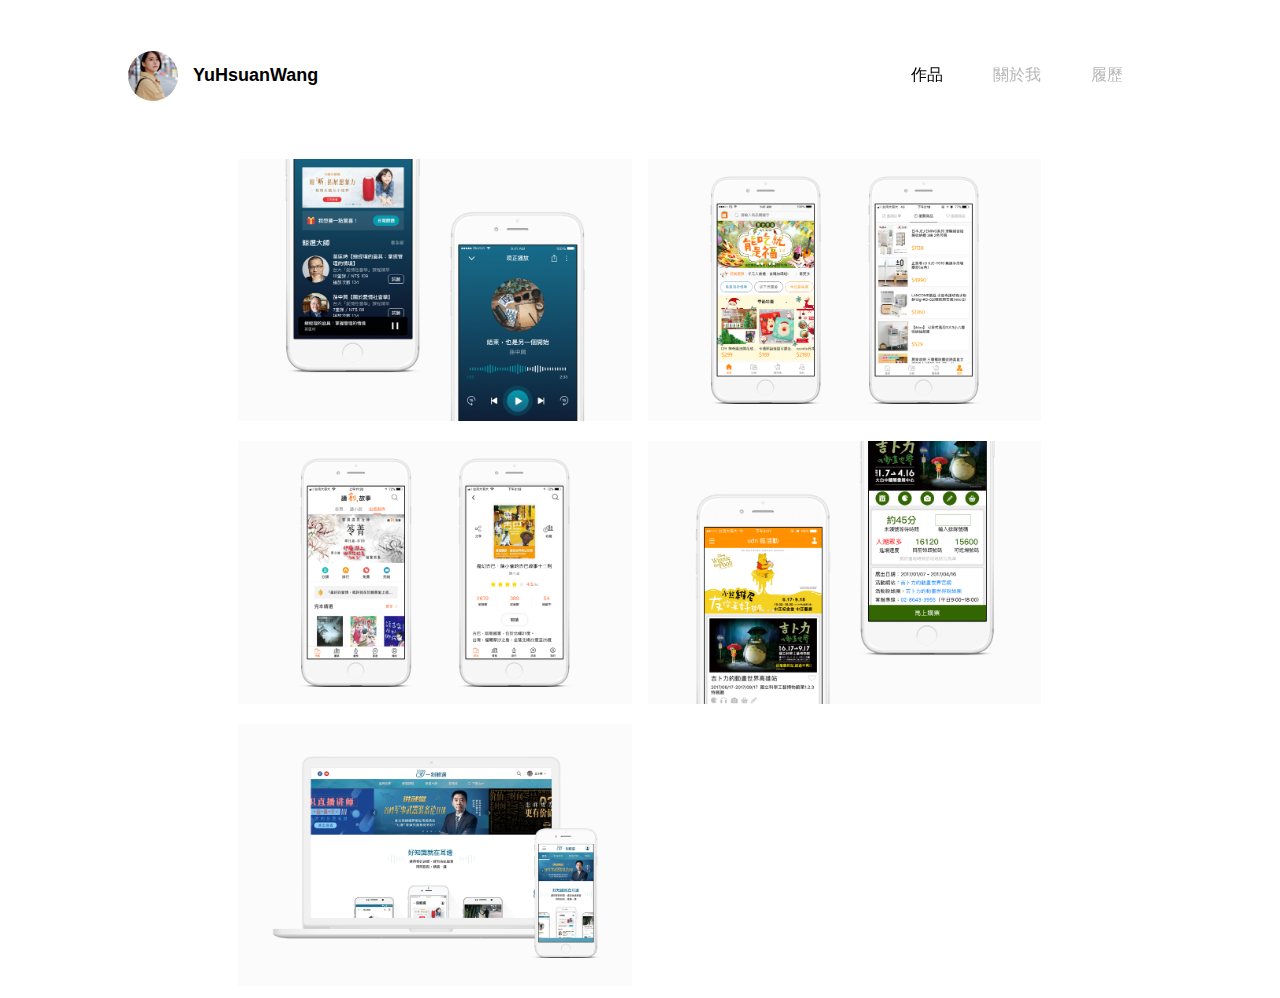
<file: index.html>
<!DOCTYPE html>
<html lang="zh-Hant">
<head>
	<meta charset="utf-8">
	<meta content="telephone=no" name="format-detection">
	<meta content="width=device-width, initial-scale=1,user-scalable=no,maximum-scale=1" name="viewport">
	<title>YuHsuanWang</title>
	<link href="css/style.css" rel="stylesheet">
</head>
<body>
	<div class="sidenav" id="mySidenav">
		<a class="closebtn" href="javascript:void(0)" onclick="closeNav()">&times;</a> 
		<a href="index.html" style="color:black">作品</a> 
		<a href="about.html">關於我</a> 
		<!--<a href="#">履歷</a>-->
	</div>
	<div id="menu">
		<span onclick="openNav()" style="font-size:30px;cursor:pointer">&#9776;</span>
	</div>
	<header>
		<div class="name">
			<a href="index.html"><img alt="" src="img/avatar.jpg" width="100%">YuHsuanWang</a>
		</div>
		<div class="nav">
			<div class="nav1"><a href="index.html" style="color:black">作品</a></div>
			<div class="nav2"><a href="about.html">關於我</a></div>
			<div class="nav3"><a href="#">履歷</a></div>
		</div>
	</header>

	<div id="contain">
		<div class="row">
			<div class="box">
				<img alt="" src="img/index/app_whale.png" width="100%"> 
				<a href="jin.html">
				<div class="on">
					<h1>一刻鯨選 App</h1>
					<p>好知識就在耳邊</p>
				</div>
				</a>
			</div>
			<div class="box">
				<img alt="" src="img/index/app_shopping.png" width="100%"> 
				<a href="shopping.html">
				<div class="on">
					<h1>udn買東西 App</h1>
					<p>最懂你的購物網站</p>
				</div>
				</a>
			</div>
			<div class="box">
				<img alt="" src="img/index/app_story.png" width="100%"> 
				<a href="story.html">
				<div class="on">
					<h1>讀創故事 App</h1>
					<p>自由創作 自在閱讀</p>
				</div>
				</a>
			</div>
			<div class="box">
				<img alt="" src="img/index/app_uevent.png" width="100%"> 
				<a href="uevent.html">
				<div class="on">
					<h1>udn瘋活動 App</h1>
					<p>展覽資訊 展場互動</p>
				</div>
				</a>
			</div>
			<div class="box">
				<img alt="" src="img/index/web_jin.png" width="100%"> 
				<a href="jin_web.html">
				<div class="on">
					<h1>一刻鯨選 官方網站</h1>
					<p>好知識就在耳邊</p>
				</div>
				</a>
			</div>
			<!--<div class="box">
				<img alt="" src="img/index/web_active.png" width="100%"> 
				<a href="#"></a>
			</div>-->
		</div>
	</div>

	<!--drawer-->
	<script>
	   function openNav() {
	       document.getElementById("mySidenav").style.width = "250px";
	   }
	       
	   function closeNav() {
	       document.getElementById("mySidenav").style.width = "0";
	   }
	</script>
</body>
</html>
</file>
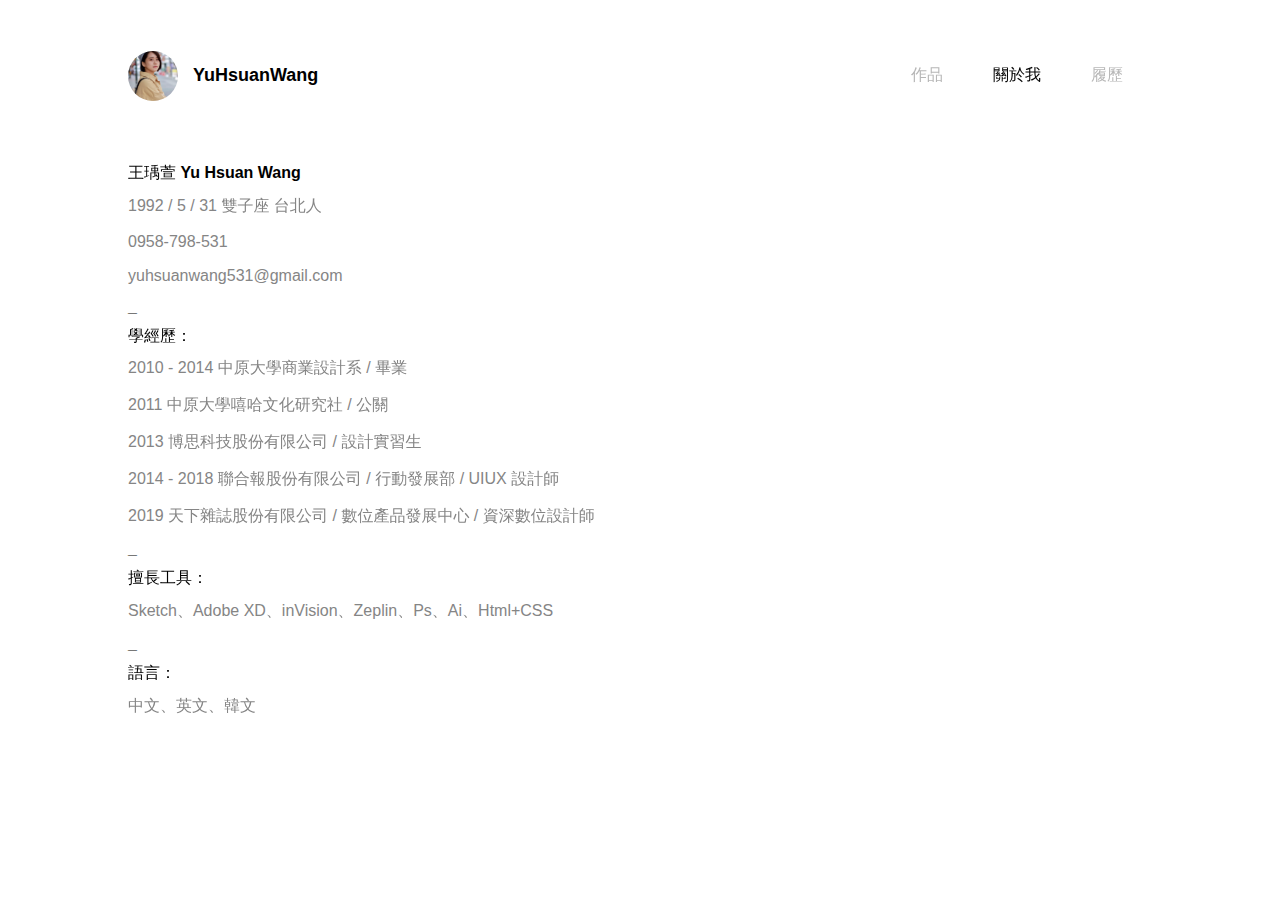
<file: about.html>
<!DOCTYPE html>
<html lang="zh-Hant">
<head>
	<meta charset="utf-8">
	<meta content="telephone=no" name="format-detection">
	<meta content="width=device-width, initial-scale=1,user-scalable=no,maximum-scale=1" name="viewport">
	<title>Hsuan</title>
	<link href="css/style.css" rel="stylesheet">
</head>
<body>
	<div class="sidenav" id="mySidenav">
		<a class="closebtn" href="javascript:void(0)" onclick="closeNav()">&times;</a> 
		<a href="index.html">作品</a> 
		<a href="about.html" style="color:black">關於我</a> 
		<a href="#">履歷</a>
	</div>
	<div id="menu">
		<span onclick="openNav()" style="font-size:30px;cursor:pointer">&#9776;</span>
	</div>
	<header>
		<div class="name">
			<a href="index.html"><img alt="" src="img/avatar.jpg" width="100%">YuHsuanWang</a>
		</div>
		<div class="nav">
			<div class="nav1"><a href="index.html">作品</a></div>
			<div class="nav2"><a href="about.html" style="color:black">關於我</a></div>
			<div class="nav3"><a href="#">履歷</a></div>
		</div>
	</header>

  	<div id="contain">
  		<h3>王瑀萱 Yu Hsuan Wang</h3>
  		<p>1992 / 5 / 31 雙子座 台北人</p>
		<p>0958-798-531</p>
		<p>yuhsuanwang531@gmail.com</p>
		<h3>_</h3>
		<h3>學經歷：</h3>
		<p>2010 - 2014 中原大學商業設計系 / 畢業</p>
		<p>2011 中原大學嘻哈文化研究社 / 公關</p>
		<p>2013 博思科技股份有限公司 / 設計實習生</p>
		<p>2014 - 2018 聯合報股份有限公司 / 行動發展部 / UIUX 設計師</p>
		<p>2019 天下雜誌股份有限公司 / 數位產品發展中心 / 資深數位設計師</p>
		<h3>_</h3>
		<h3>擅長工具：</h3>
		<p>Sketch、Adobe XD、inVision、Zeplin、Ps、Ai、Html+CSS</p>
		<h3>_</h3>
		<h3>語言：</h3>
		<p>中文、英文、韓文</p>
		<br>
		<br>
		<br>
  	</div>

<!--drawer-->
<script>
	function openNav() {
		document.getElementById("mySidenav").style.width = "300px";
	}
		
	function closeNav() {
		document.getElementById("mySidenav").style.width = "0";
	}
</script>

</body>
</html>
</file>
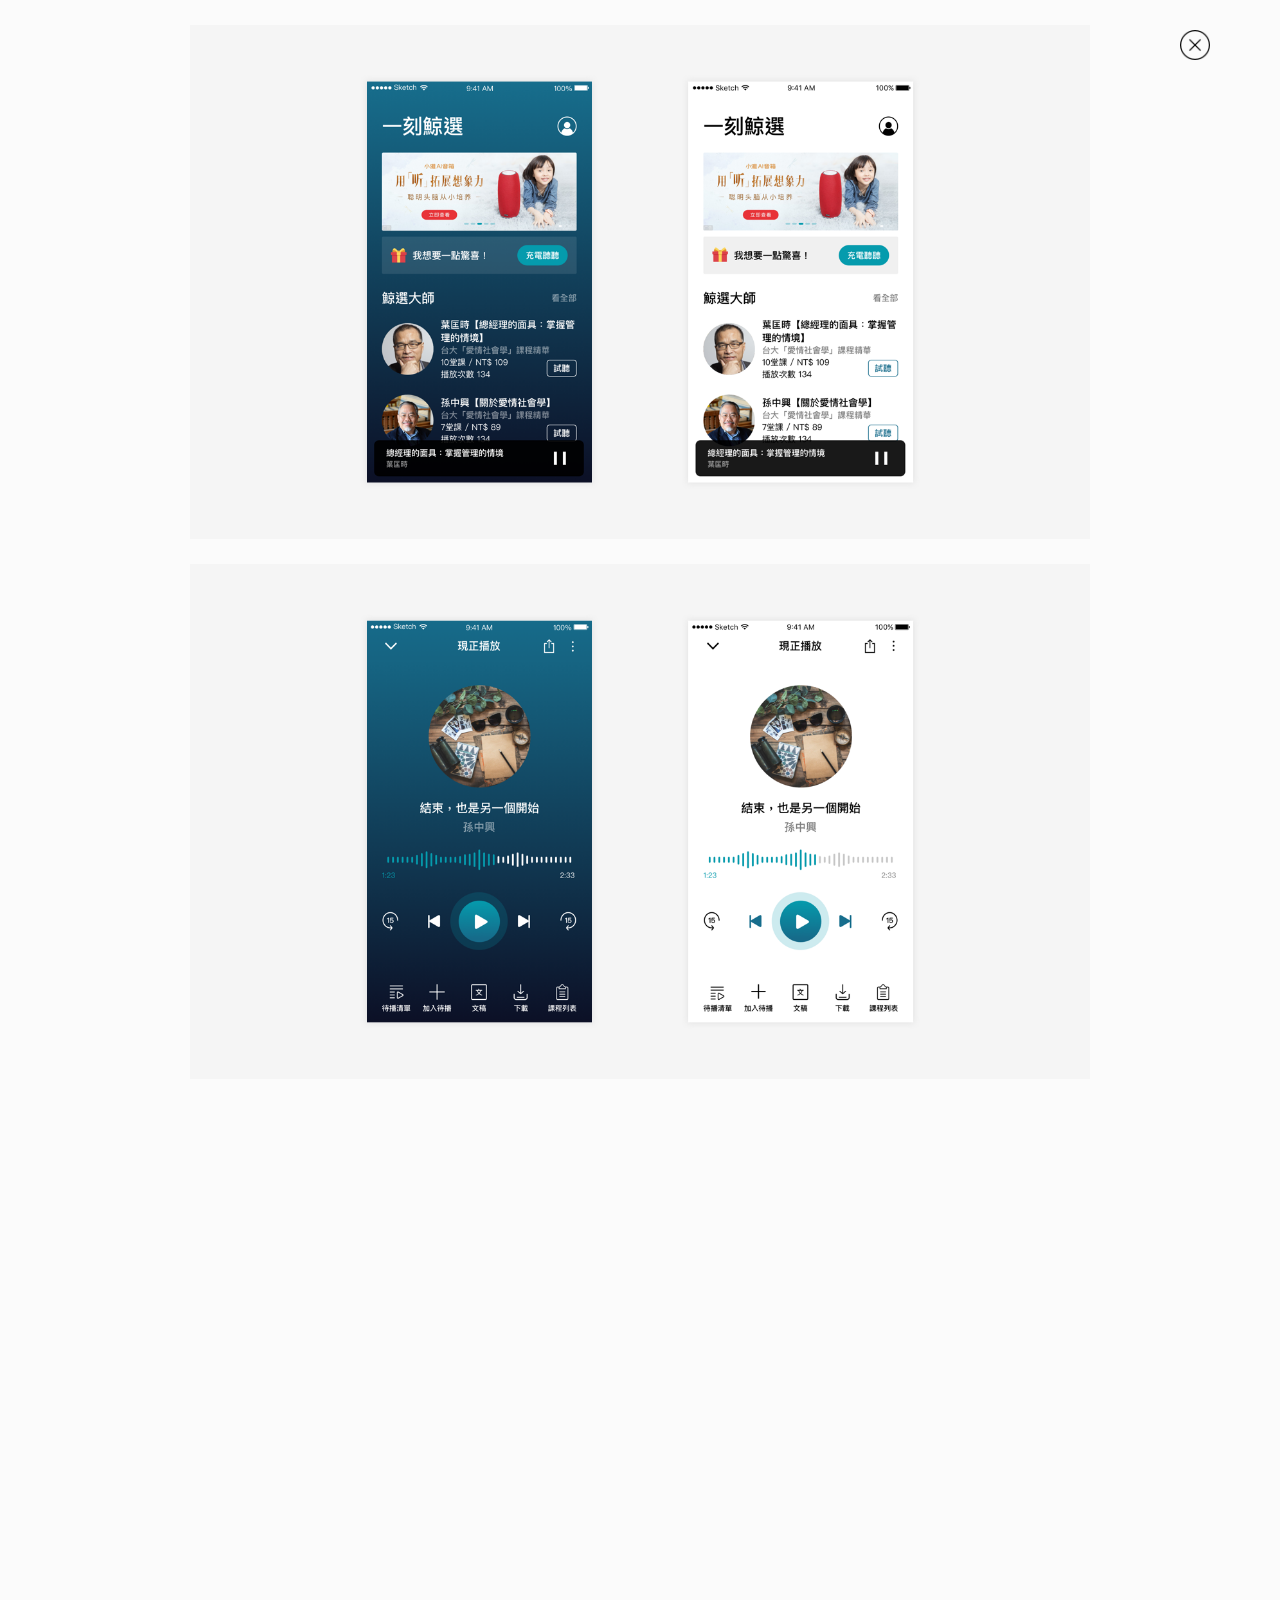
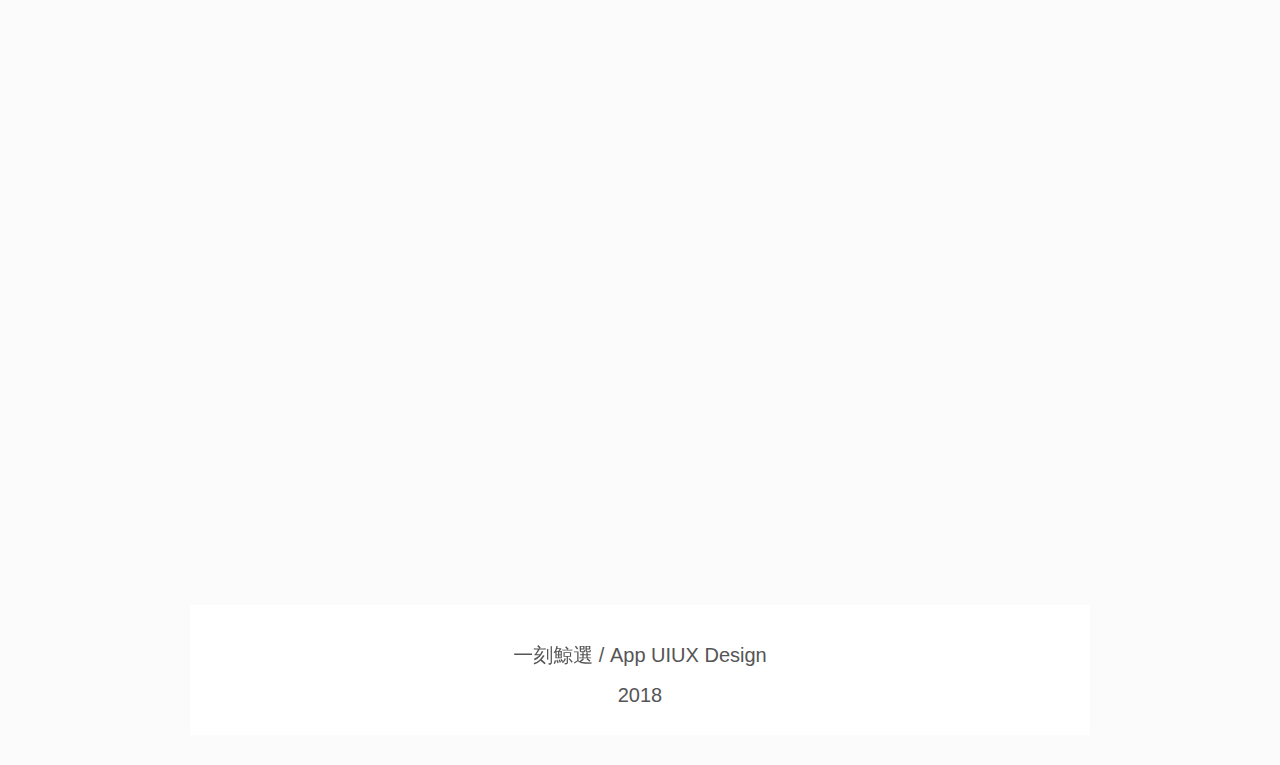
<file: jin.html>
<html lang="zh-Hant">
<head>
<meta charset="utf-8">
<meta name="format-detection" content="telephone=no">
<meta name="viewport" content="width=device-width, initial-scale=1,user-scalable=no,maximum-scale=1" />
<title>Hsuan</title>
<link href="css/shopping.css" rel="stylesheet" type="text/css">
<link rel="stylesheet" type="text/css" href="css/animate.css" />
<script src="js/wow.min.js"></script>
              <script>
              new WOW().init();
              </script>
</head>

<body>


<div class="back">
<a href="index.html"><img src="img/close.png" width="50%"></a>
</div>



</div>
<!--
<div class="pic">
<img src="img/jin/j_01.png" width="100%">	
</div>
-->
<div class="pic wow fadeIn" data-wow-duration="2s">
<img src="img/jin/j_02.png" width="100%">	
</div>

<div class="pic wow fadeIn" data-wow-duration="2s">
<img src="img/jin/j_03.png" width="100%">	
</div>

<div class="pic wow fadeIn" data-wow-duration="2s">
<img src="img/jin/j_04.png" width="100%">	
</div>

<div class="pic wow fadeIn" data-wow-duration="2s">
<img src="img/jin/j_05.png" width="100%">	
</div>

<div class="pic wow fadeIn" data-wow-duration="2s">
<img src="img/jin/j_06.png" width="100%">	
</div>

<div class="pic wow fadeIn" data-wow-duration="2s">
<img src="img/jin/j_07.png" width="100%">	
</div>

<div class="pic wow fadeIn" data-wow-duration="2s">
<img src="img/jin/j_08.png" width="100%">	
</div>


<div class="footer">
<p>一刻鯨選 / App UIUX Design<br>2018</p>

</div>

</body>
</html>
</file>
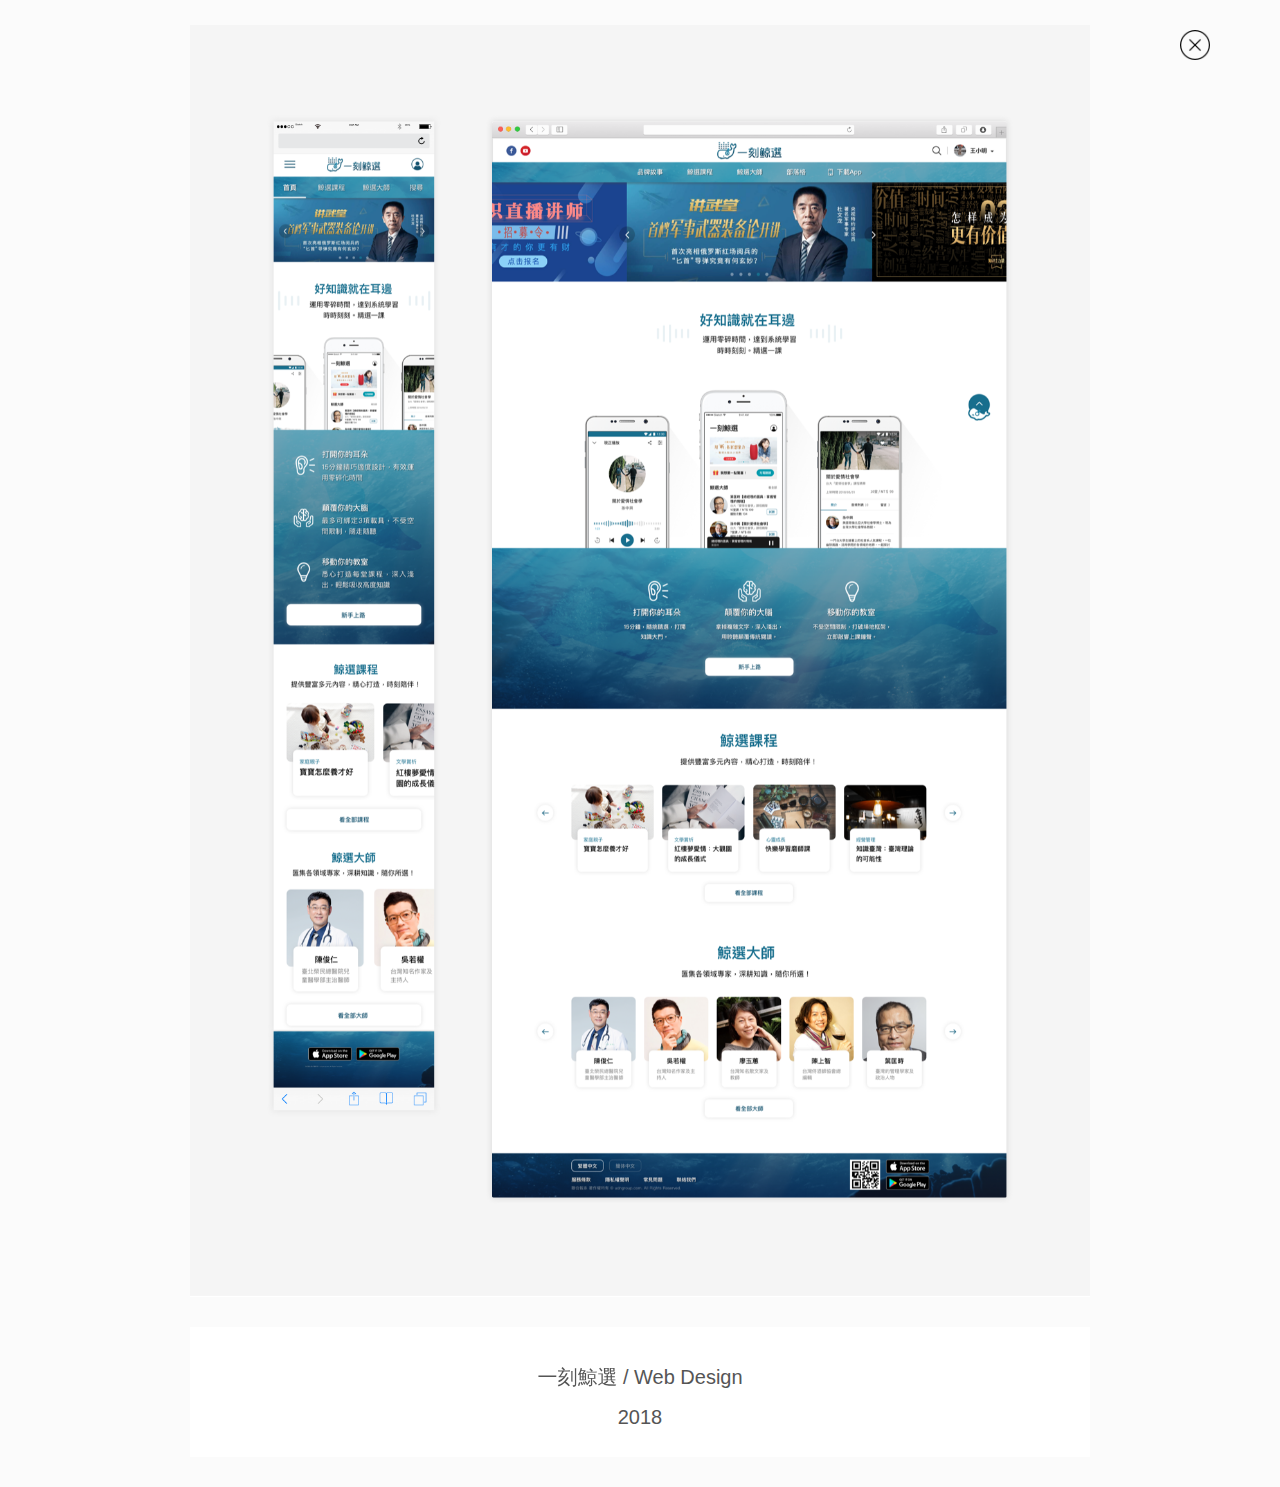
<file: jin_web.html>
<html lang="zh-Hant">
<head>
<meta charset="utf-8">
<meta name="format-detection" content="telephone=no">
<meta name="viewport" content="width=device-width, initial-scale=1,user-scalable=no,maximum-scale=1" />
<title>Hsuan</title>
<link href="css/shopping.css" rel="stylesheet" type="text/css">
<link rel="stylesheet" type="text/css" href="css/animate.css" />
<script src="js/wow.min.js"></script>
              <script>
              new WOW().init();
              </script>
</head>

<body>


<div class="back">
<a href="index.html"><img src="img/close.png" width="50%"></a>
</div>

<div class="pic wow fadeIn" data-wow-duration="2s">
<img src="img/jin_web/Jw_01.png" width="100%">	
</div>

<div class="footer">
<p>一刻鯨選 / Web Design<br>2018</p>

</div>

</body>
</html>
</file>
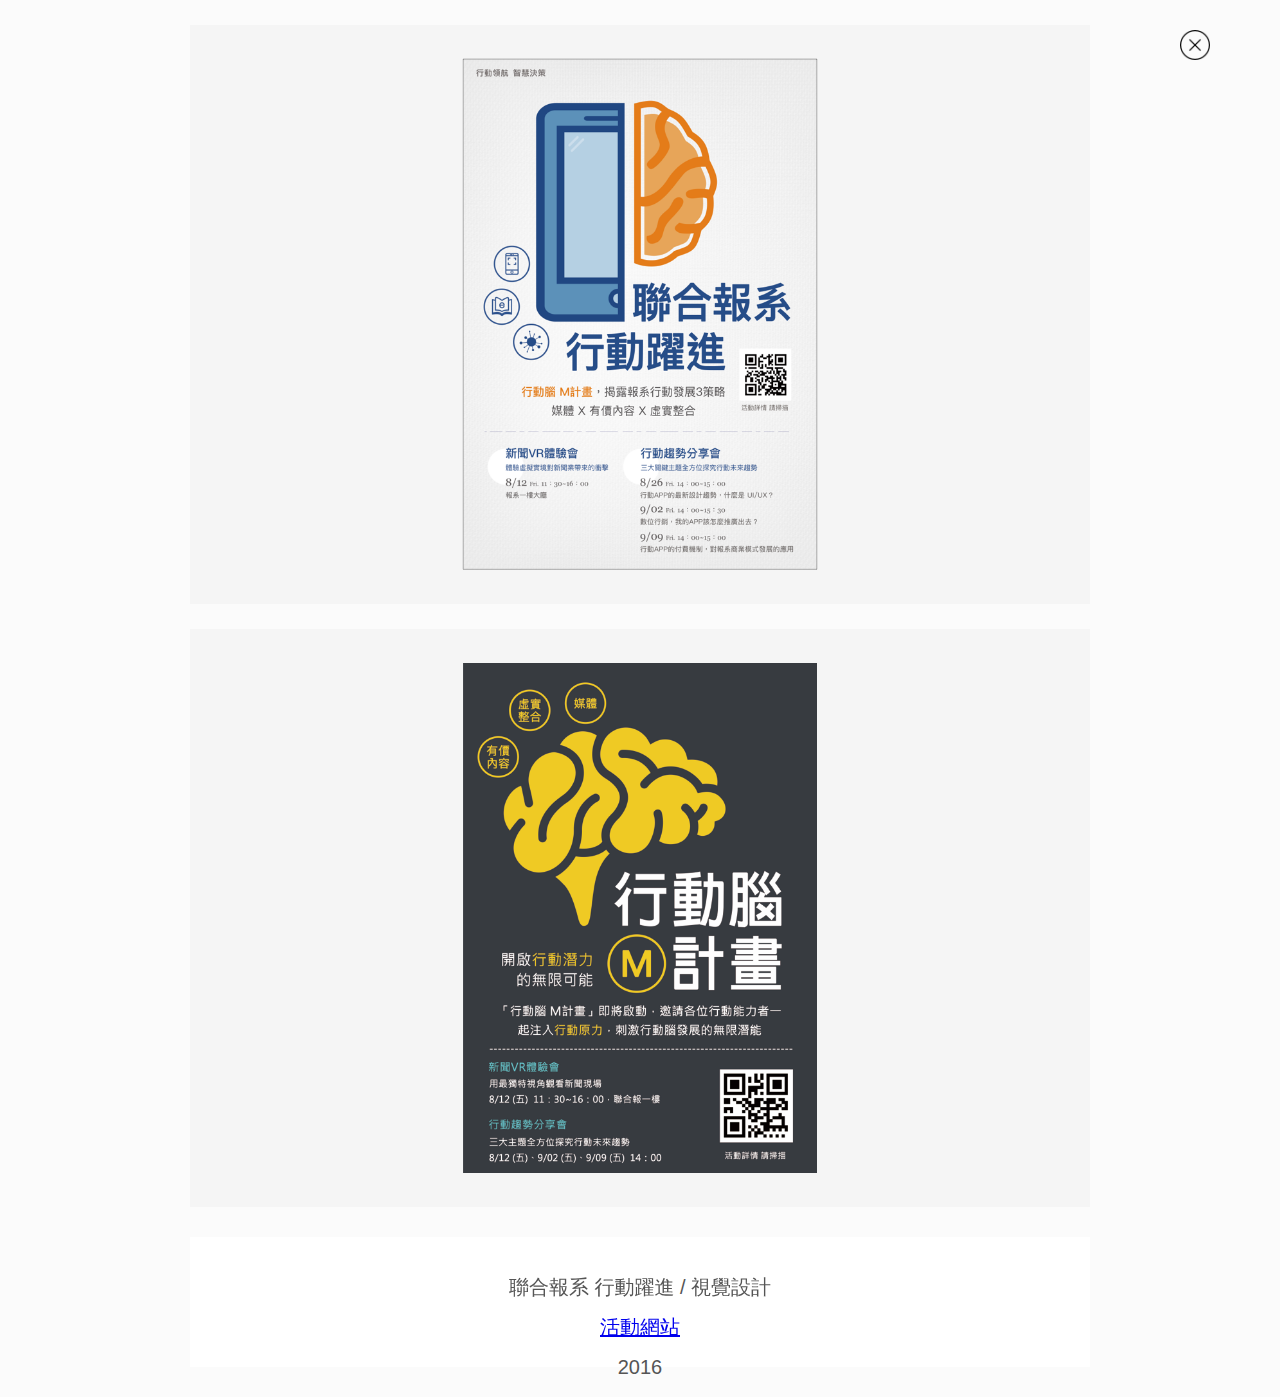
<file: poster.html>
<html lang="zh-Hant">
<head>
<meta charset="utf-8">
<meta name="format-detection" content="telephone=no">
<meta name="viewport" content="width=device-width, initial-scale=1,user-scalable=no,maximum-scale=1" />
<title>Hsuan</title>
<link href="css/shopping.css" rel="stylesheet" type="text/css">
<link rel="stylesheet" type="text/css" href="css/animate.css" />
<script src="js/wow.min.js"></script>
              <script>
              new WOW().init();
              </script>
</head>

<body>


<div class="back">
<a href="index.html"><img src="img/close.png" width="50%"></a>
</div>



</div>

<div class="pic wow fadeIn" data-wow-duration="2s">
<img src="img/poster/p_01.png" width="100%">	
</div>

<div class="pic wow fadeIn" data-wow-duration="2s">
<img src="img/poster/p_02.png" width="100%">	
</div>


<div class="footer">
<p>聯合報系 行動躍進 / 視覺設計<br><a href="web/index.html" target="_blank">活動網站</a><br>2016</p>

</div>

</body>
</html>
</file>
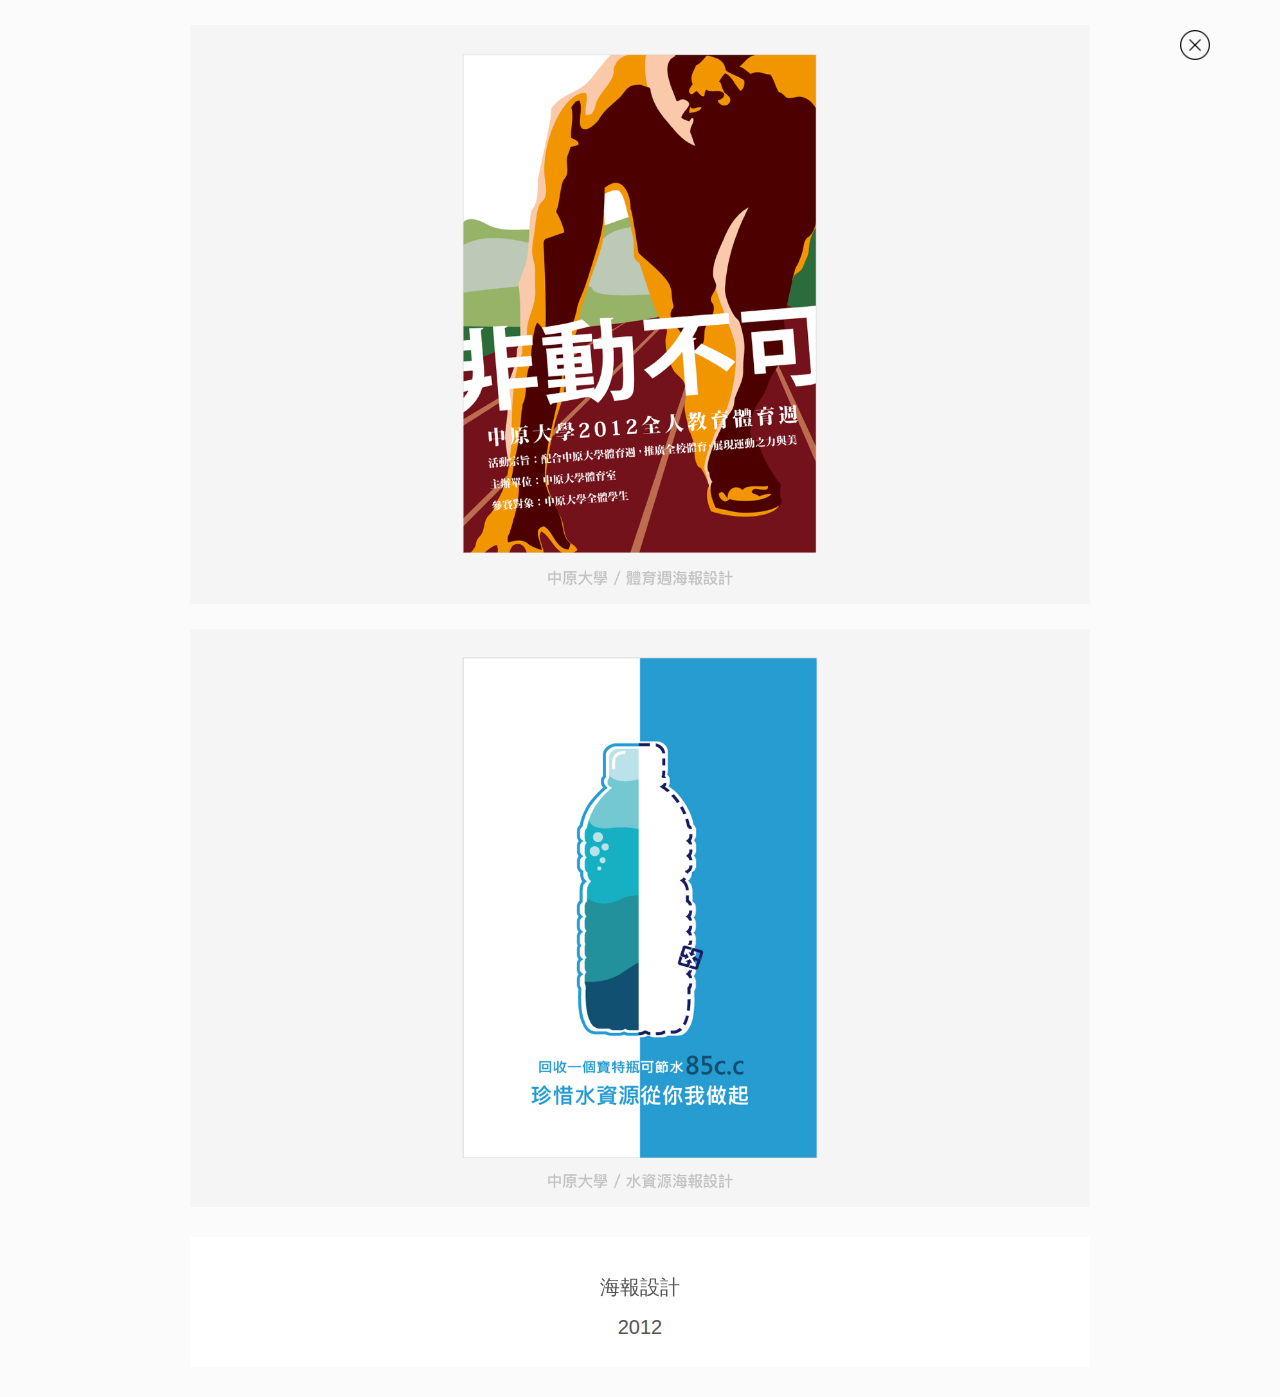
<file: poster_a.html>
<html lang="zh-Hant">
<head>
<meta charset="utf-8">
<meta name="format-detection" content="telephone=no">
<meta name="viewport" content="width=device-width, initial-scale=1,user-scalable=no,maximum-scale=1" />
<title>Hsuan</title>
<link href="css/shopping.css" rel="stylesheet" type="text/css">
<link rel="stylesheet" type="text/css" href="css/animate.css" />
<script src="js/wow.min.js"></script>
              <script>
              new WOW().init();
              </script>
</head>

<body>


<div class="back">
<a href="index.html"><img src="img/close.png" width="50%"></a>
</div>



</div>

<div class="pic wow fadeIn" data-wow-duration="2s">
<img src="img/poster/p_03.png" width="100%">	
</div>

<div class="pic wow fadeIn" data-wow-duration="2s">
<img src="img/poster/p_04.png" width="100%">	
</div>


<div class="footer">
<p>海報設計<br>2012</p>

</div>

</body>
</html>
</file>
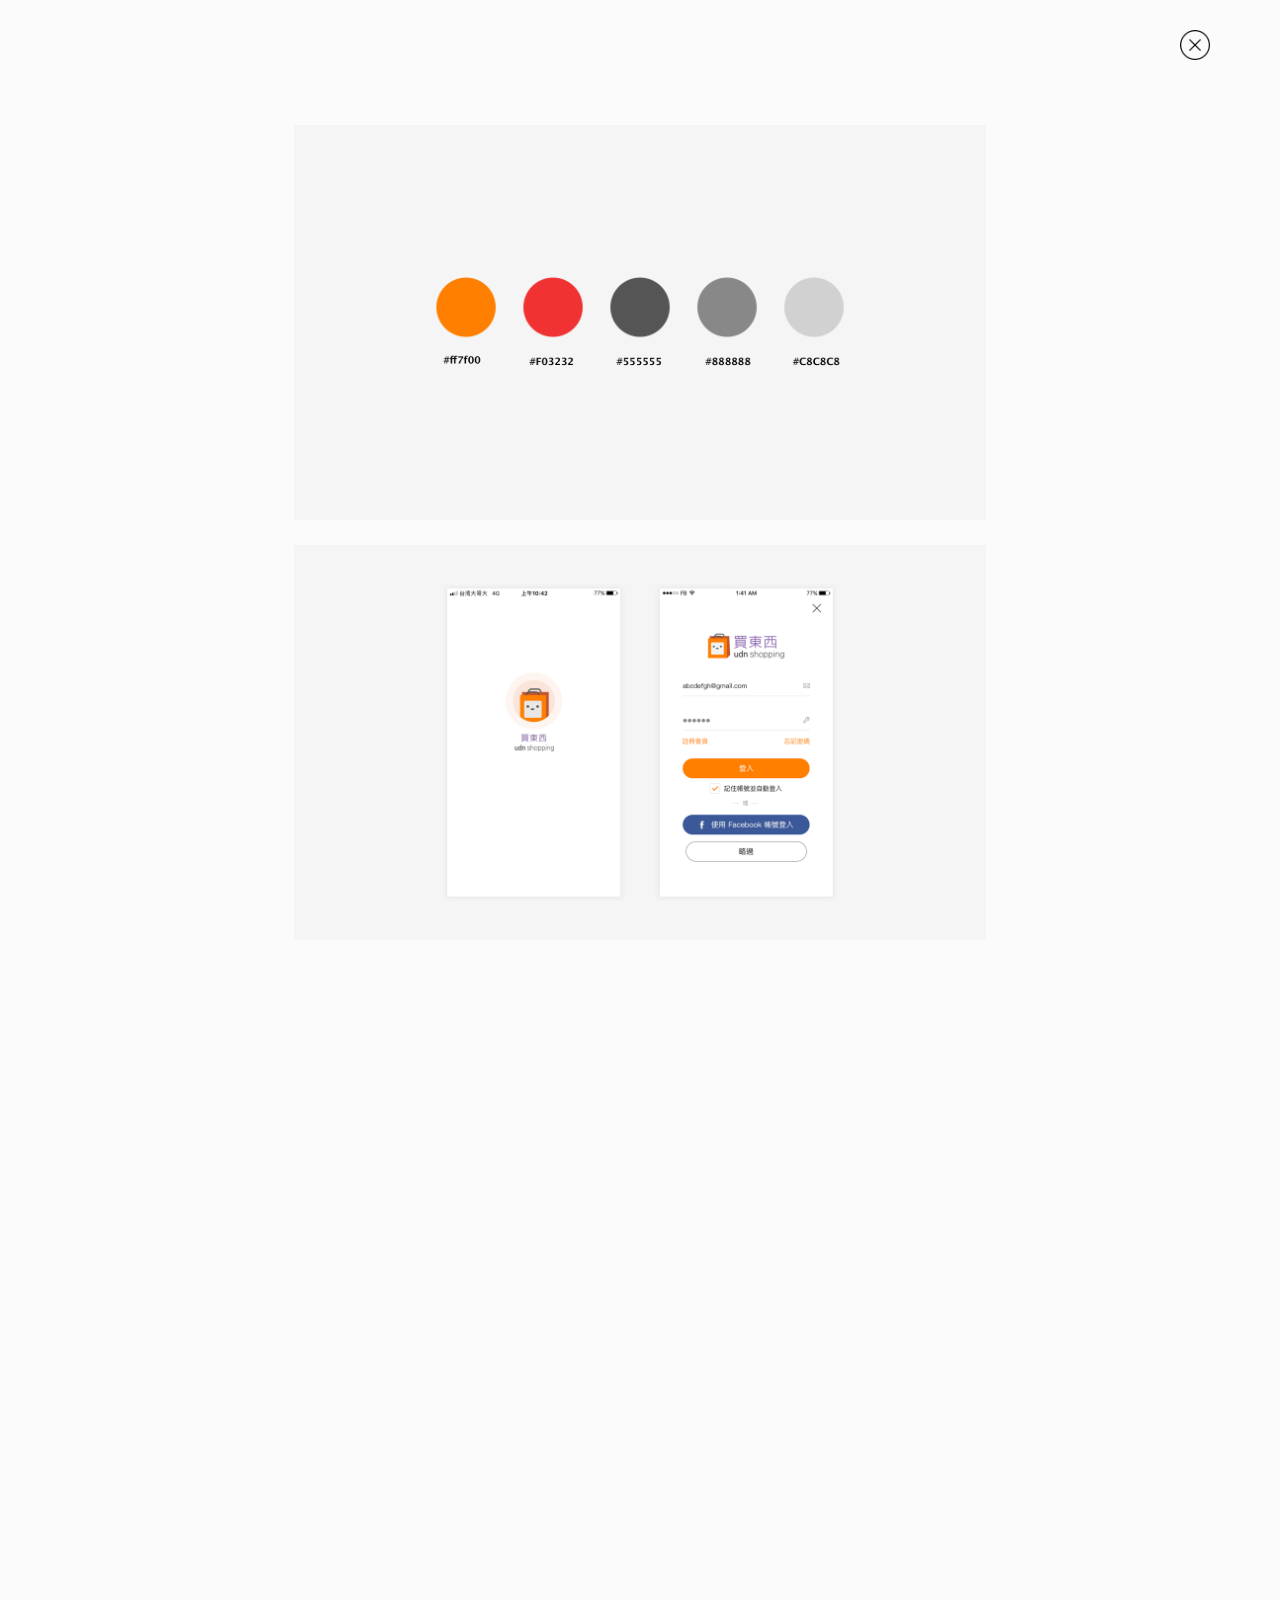
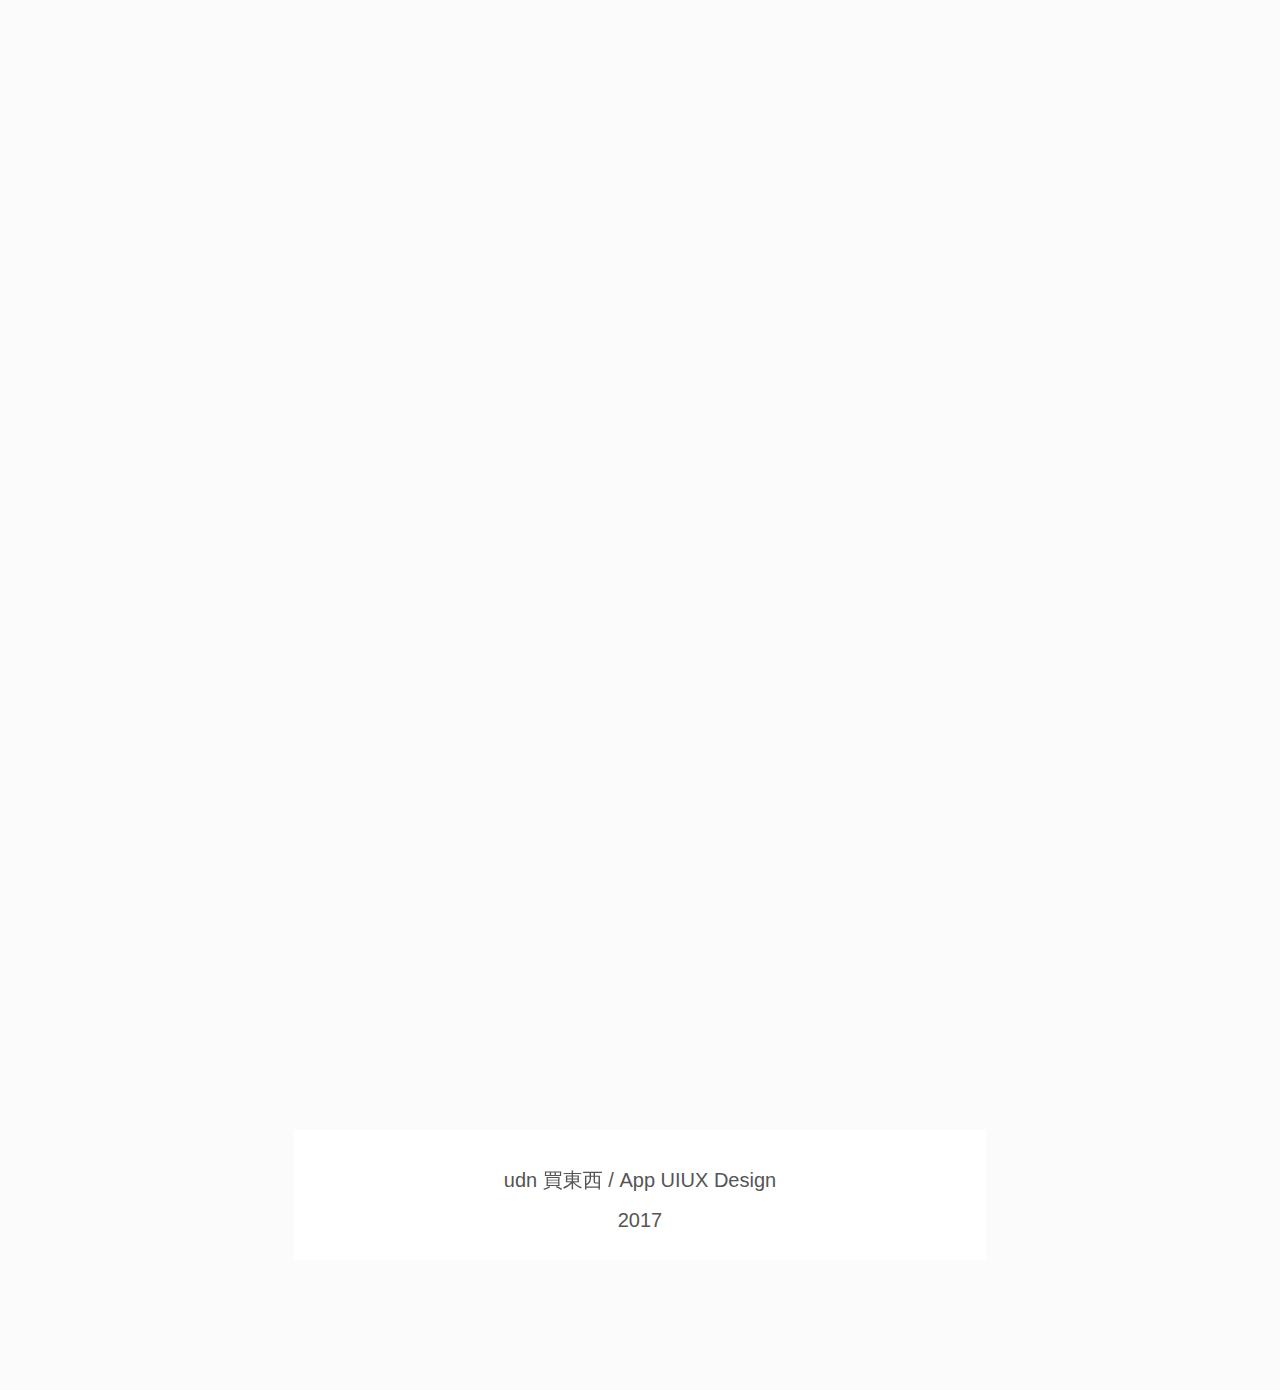
<file: shopping.html>
<html lang="zh-Hant">
<head>
<meta charset="utf-8">
<meta name="format-detection" content="telephone=no">
<meta name="viewport" content="width=device-width, initial-scale=1,user-scalable=no,maximum-scale=1" />
<title>Hsuan</title>
<link href="css/shopping.css" rel="stylesheet" type="text/css">
<link rel="stylesheet" type="text/css" href="css/animate.css" />
<script src="js/wow.min.js"></script>
              <script>
              new WOW().init();
              </script>
</head>

<body>


<div class="back">
<a href="index.html"><img src="img/close.png" width="50%"></a>
</div>

<div class="main">

<!--<div class="appicon">
	<img src="img/shopping/shopping.png" width="100%">
	<p>udn 買東西</p>
</div>

<div class="sticker">
<a href="https://play.google.com/store/apps/details?id=com.udn.udnandroidmall&hl=zh-TW" target="_blank"><img src="img/google-play-badge.png" width="100%"></a>
<a href="https://itunes.apple.com/tw/app/udn-%E8%B2%B7%E6%9D%B1%E8%A5%BF/id541884170?mt=8" target="_blank"><img src="img/App_Store.png" width="100%"></a>
</div>

</div>
-->
<div class="pic wow fadeIn" data-wow-duration="2s">
<img src="img/shopping/s_01.png" width="100%">	
</div>

<div class="pic wow fadeIn" data-wow-duration="2s">
<img src="img/shopping/s_02.png" width="100%">	
</div>

<div class="pic wow fadeIn" data-wow-duration="2s">
<img src="img/shopping/s_03.png" width="100%">	
</div>

<div class="pic wow fadeIn" data-wow-duration="2s">
<img src="img/shopping/s_04.png" width="100%">	
</div>

<div class="pic wow fadeIn" data-wow-duration="2s">
<img src="img/shopping/s_05.png" width="100%">	
</div>

<div class="pic wow fadeIn" data-wow-duration="2s">
<img src="img/shopping/s_06.png" width="100%">	
</div>

<div class="pic wow fadeIn" data-wow-duration="2s">
<img src="img/shopping/s_07.png" width="100%">	
</div>

<div class="pic wow fadeIn" data-wow-duration="2s">
<img src="img/shopping/s_08.png" width="100%">	
</div>

<div class="pic wow fadeIn" data-wow-duration="2s">
<img src="img/shopping/s_09.png" width="100%">	
</div>

<div class="pic wow fadeIn" data-wow-duration="2s">
<img src="img/shopping/s_10.png" width="100%">	
</div>

<div class="footer">
<p>udn 買東西 / App UIUX Design<br>2017</p>

</div>

</body>
</html>
</file>
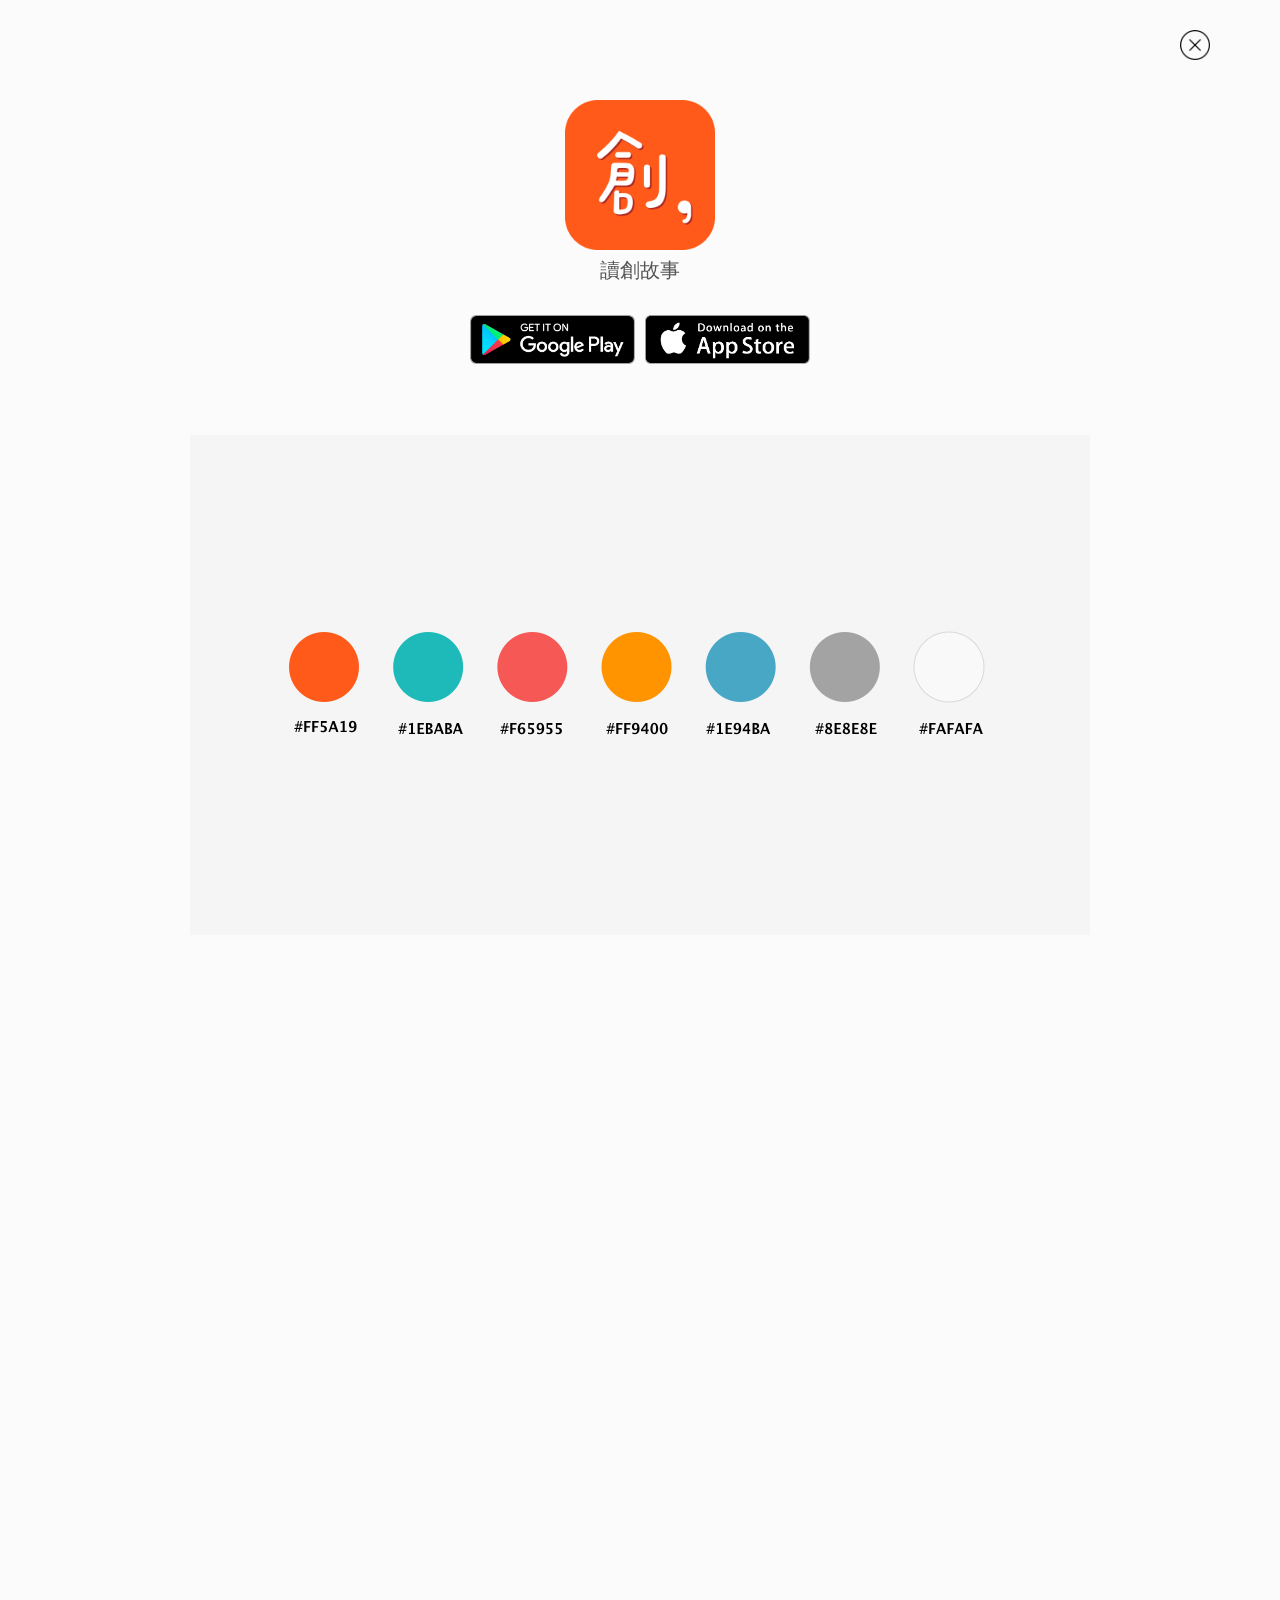
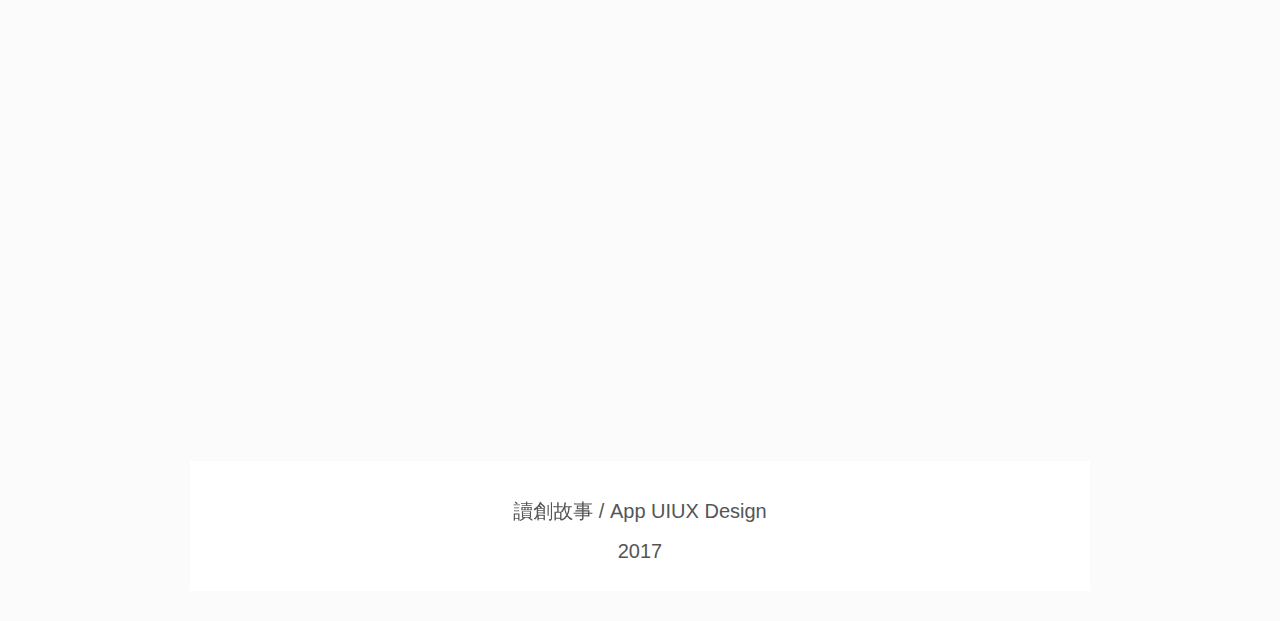
<file: story.html>
<html lang="zh-Hant">
<head>
<meta charset="utf-8">
<meta name="format-detection" content="telephone=no">
<meta name="viewport" content="width=device-width, initial-scale=1,user-scalable=no,maximum-scale=1" />
<title>Hsuan</title>
<link href="css/shopping.css" rel="stylesheet" type="text/css">
<link rel="stylesheet" type="text/css" href="css/animate.css" />
<script src="js/wow.min.js"></script>
              <script>
              new WOW().init();
              </script>
</head>

<body>


<div class="back">
<a href="index.html"><img src="img/close.png" width="50%"></a>
</div>

<div class="main">

<div class="appicon">
	<img src="img/story/story.png" width="100%">
	<p>讀創故事</p>
</div>

<div class="sticker">
<a href="https://play.google.com/store/apps/details?id=com.udn.ccstore&hl=zh_TW" target="_blank"><img src="img/google-play-badge.png" width="100%"></a>
<a href="https://itunes.apple.com/tw/app/%E8%AE%80%E5%89%B5%E6%95%85%E4%BA%8B/id1292235353?mt=8" target="_blank"><img src="img/App_Store.png" width="100%"></a>
</div>

</div>

<div class="pic wow fadeIn" data-wow-duration="2s">
<img src="img/story/y_01.png" width="100%">	
</div>

<div class="pic wow fadeIn" data-wow-duration="2s">
<img src="img/story/y_02.png" width="100%">	
</div>

<div class="pic wow fadeIn" data-wow-duration="2s">
<img src="img/story/y_03.png" width="100%">	
</div>

<div class="pic wow fadeIn" data-wow-duration="2s">
<img src="img/story/y_04.png" width="100%">	
</div>

<div class="pic wow fadeIn" data-wow-duration="2s">
<img src="img/story/y_05.png" width="100%">	
</div>

<div class="pic wow fadeIn" data-wow-duration="2s">
<img src="img/story/y_06.png" width="100%">	
</div>


<div class="footer">
<p>讀創故事 / App UIUX Design<br>2017</p>

</div>

</body>
</html>
</file>
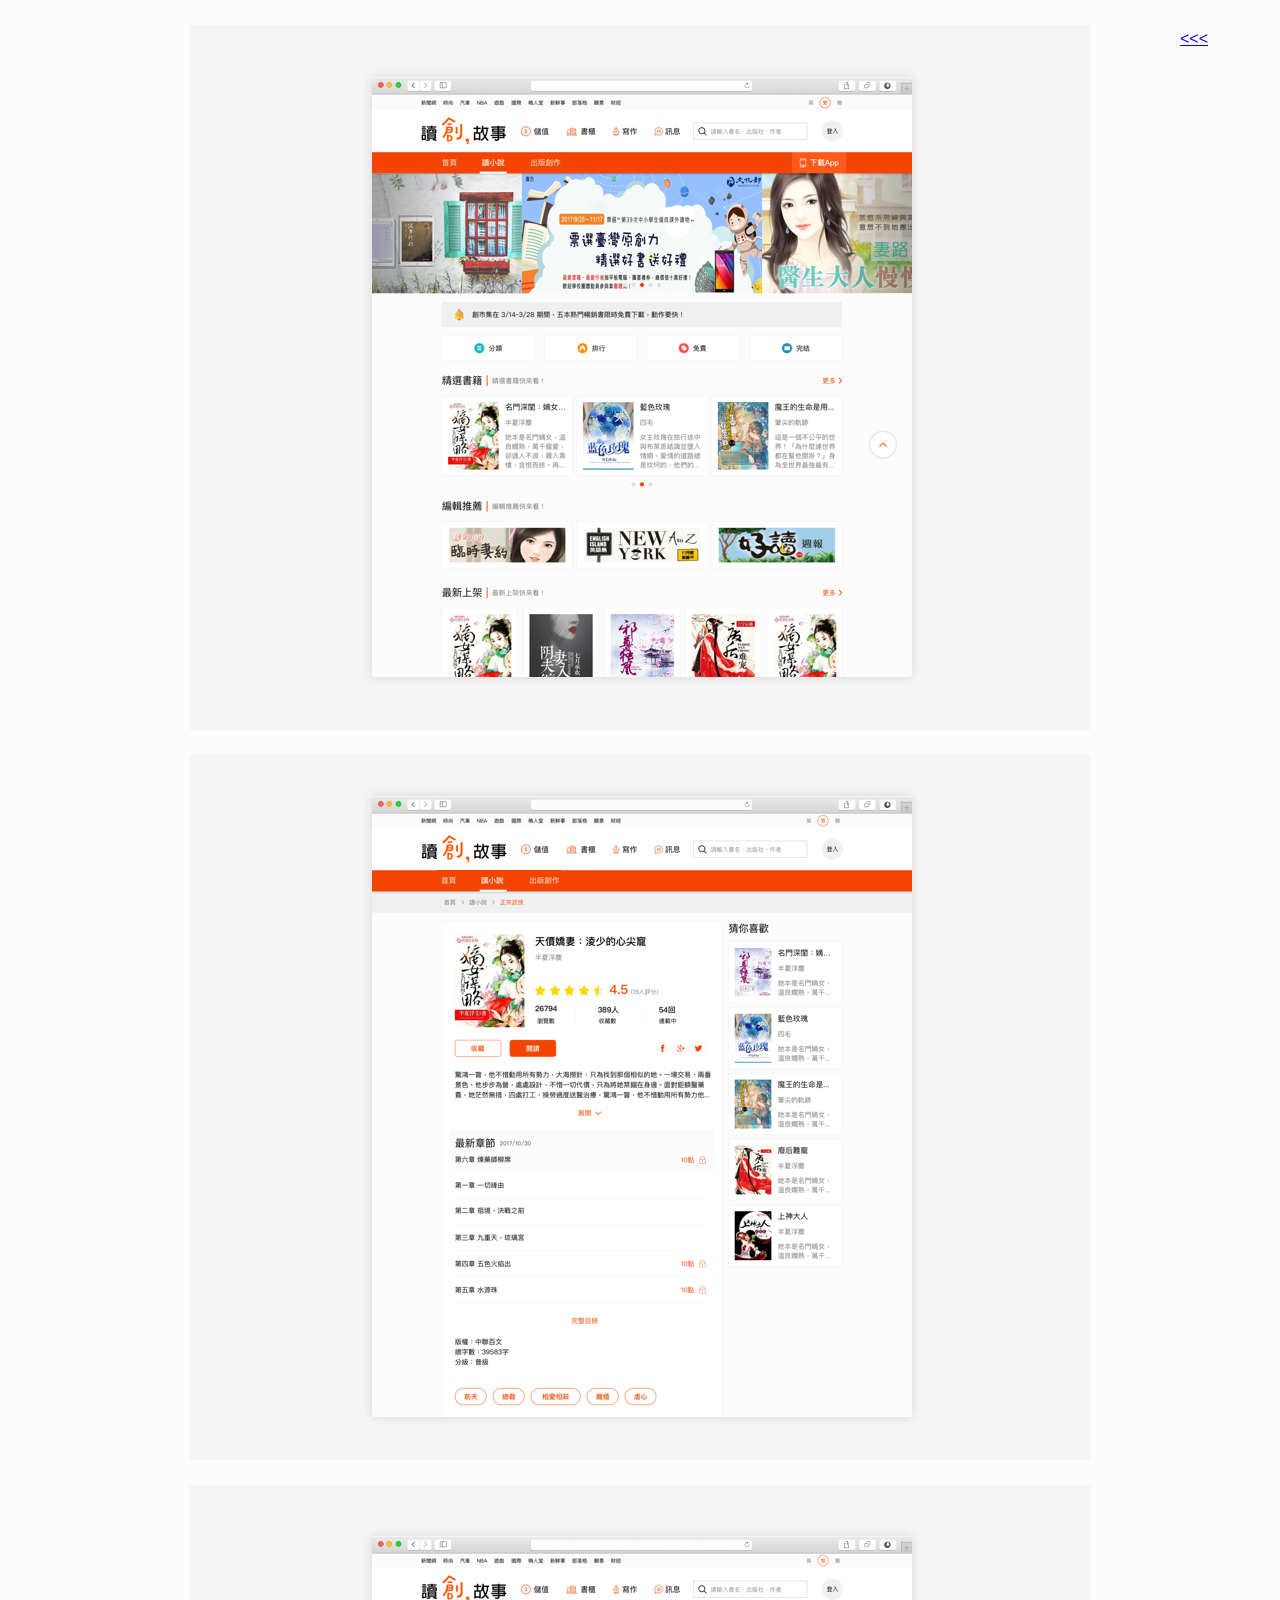
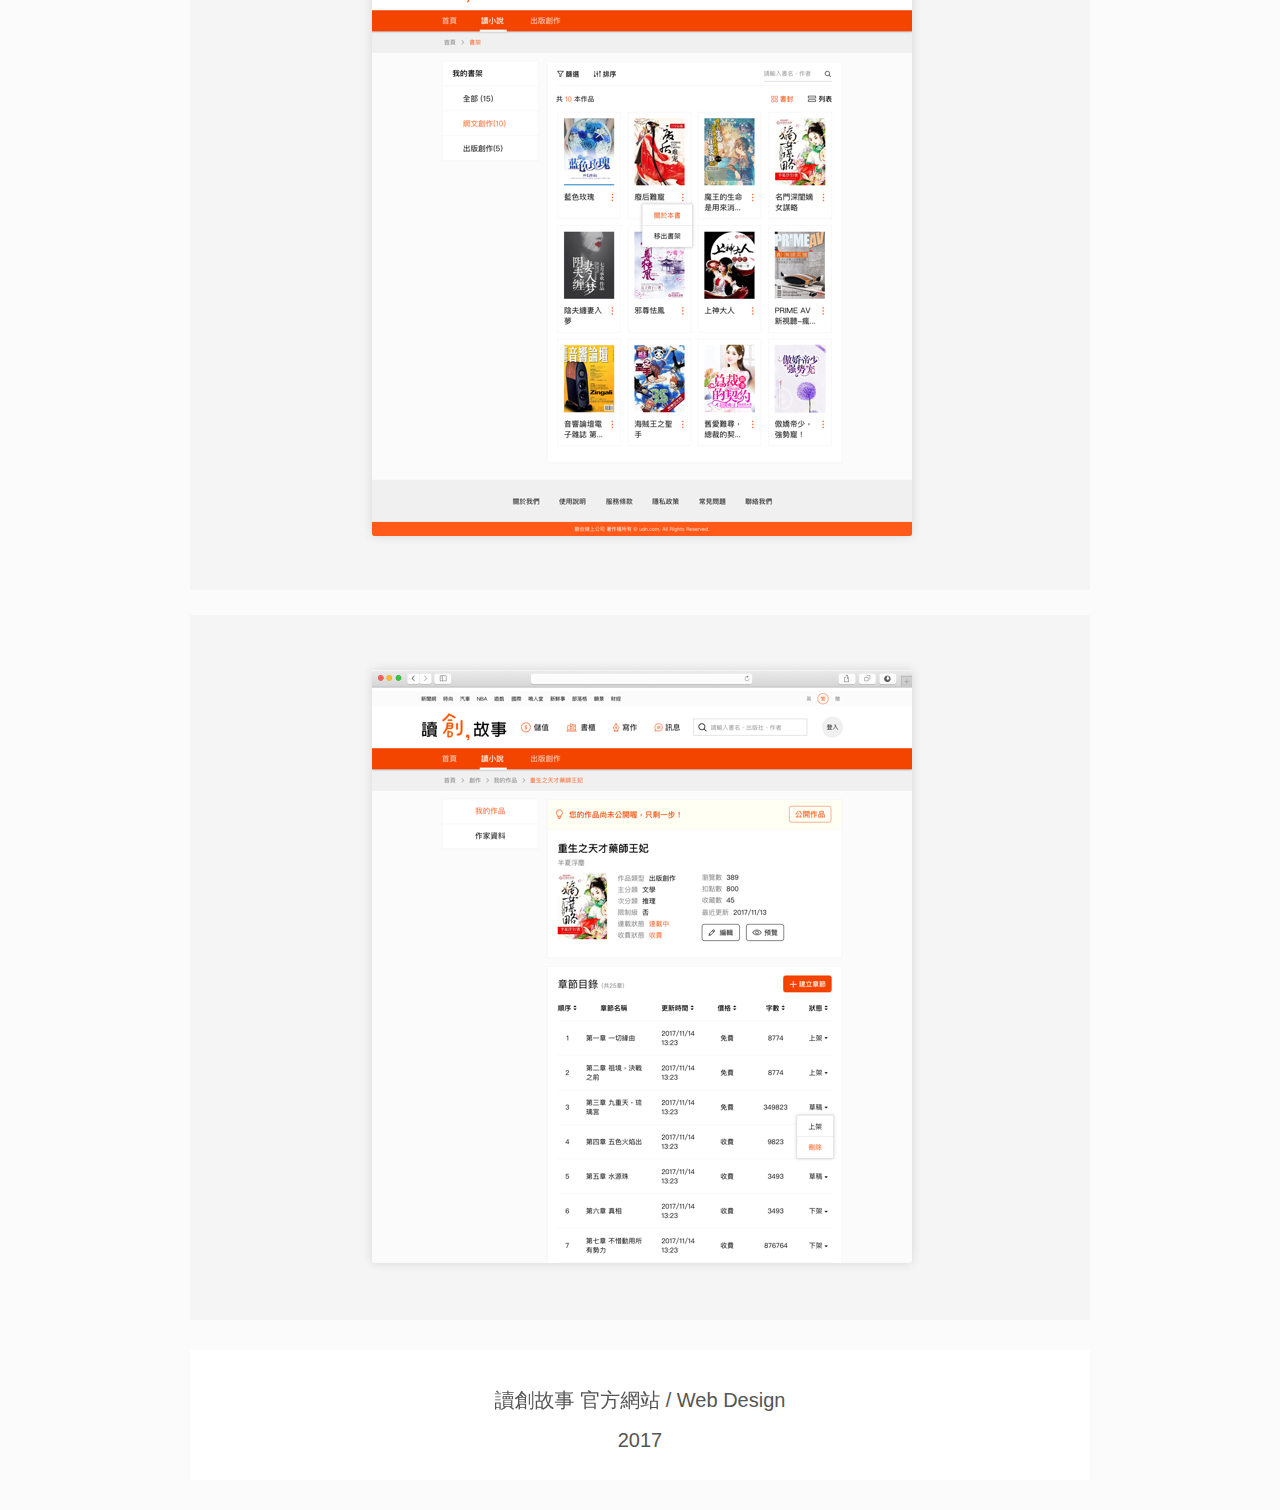
<file: story_web.html>
<html lang="zh-Hant">
<head>
<meta charset="utf-8">
<meta name="format-detection" content="telephone=no">
<meta name="viewport" content="width=device-width, initial-scale=1,user-scalable=no,maximum-scale=1" />
<title>Hsuan</title>
<link href="css/shopping.css" rel="stylesheet" type="text/css">
</head>

<body>


<div class="back">
<a href="index.html"><<<</a>
</div>


<div class="pic">
<img src="img/story_web/w_01.png" width="100%">	
</div>

<div class="pic">
<img src="img/story_web/w_02.png" width="100%">	
</div>

<div class="pic">
<img src="img/story_web/w_03.png" width="100%">	
</div>

<div class="pic">
<img src="img/story_web/w_04.png" width="100%">	
</div>

<div class="footer">
<p>讀創故事 官方網站 / Web Design<br>2017</p>

</div>

</body>
</html>
</file>
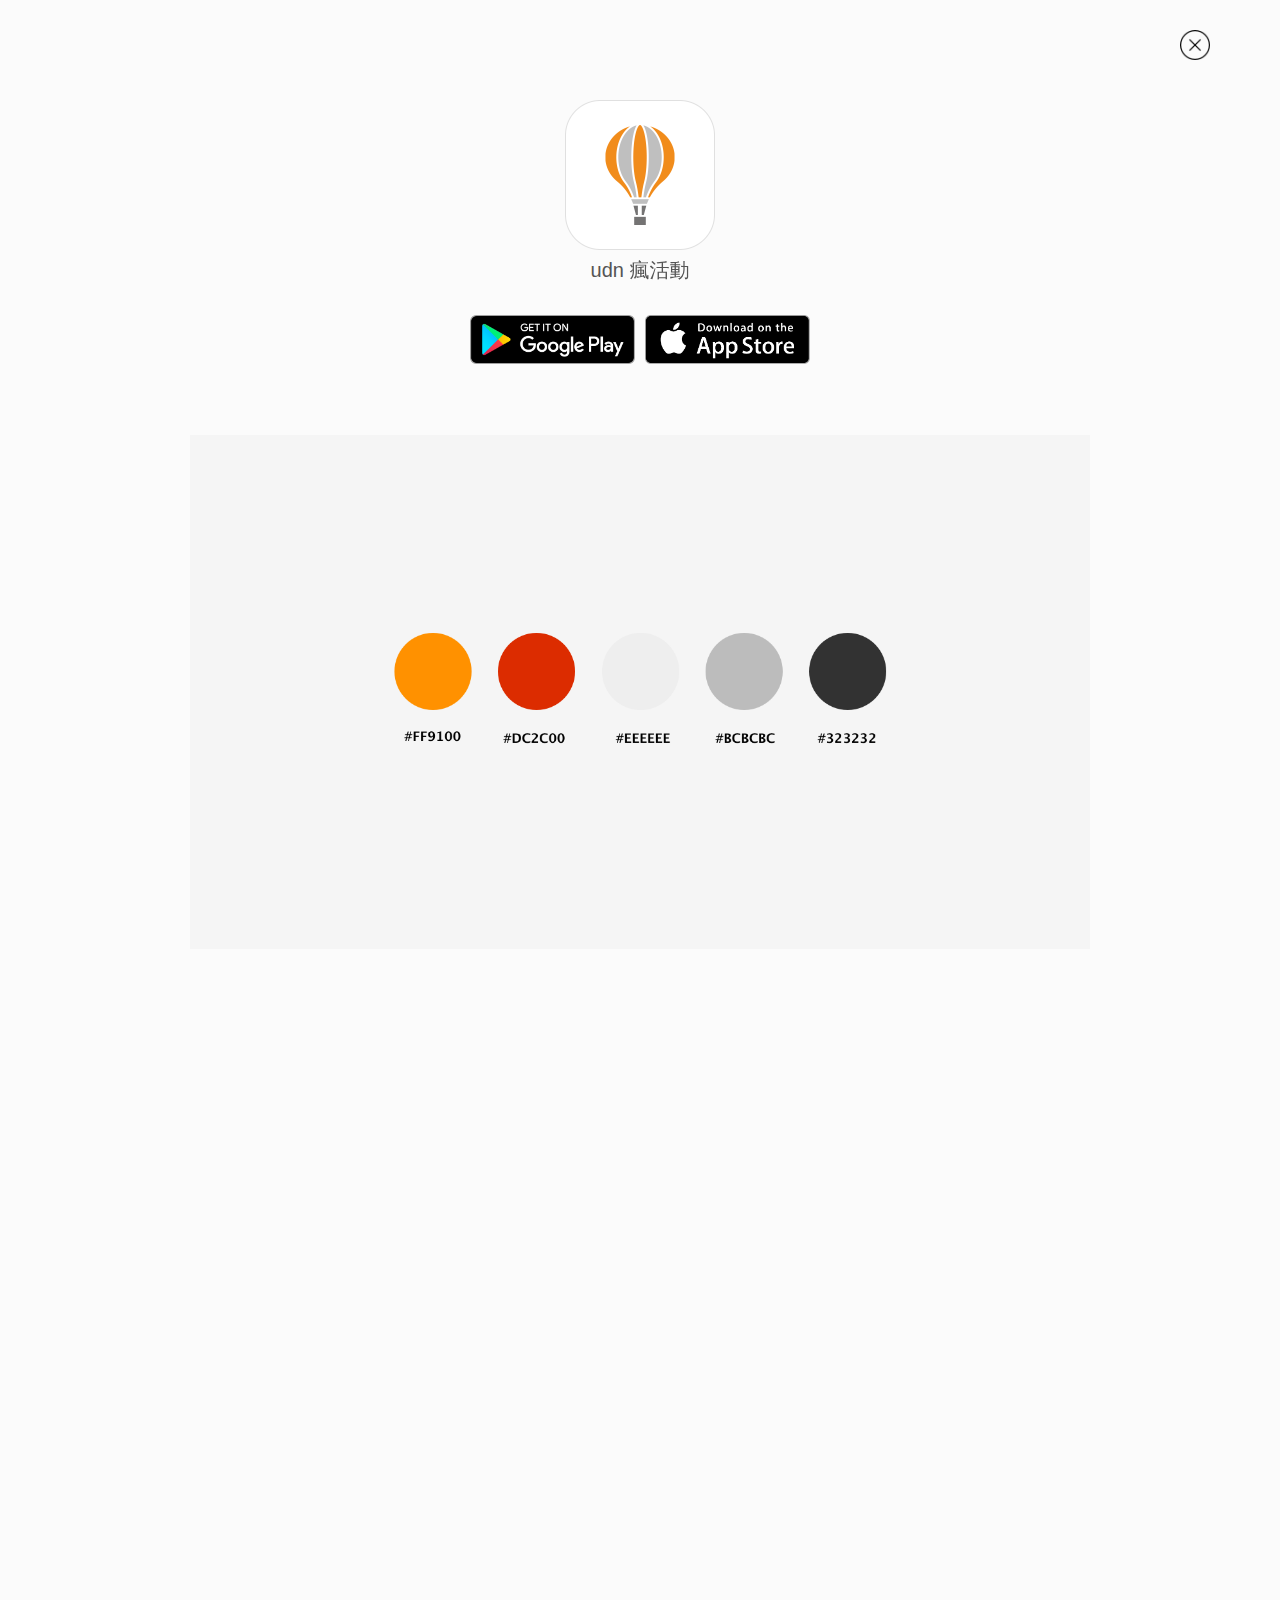
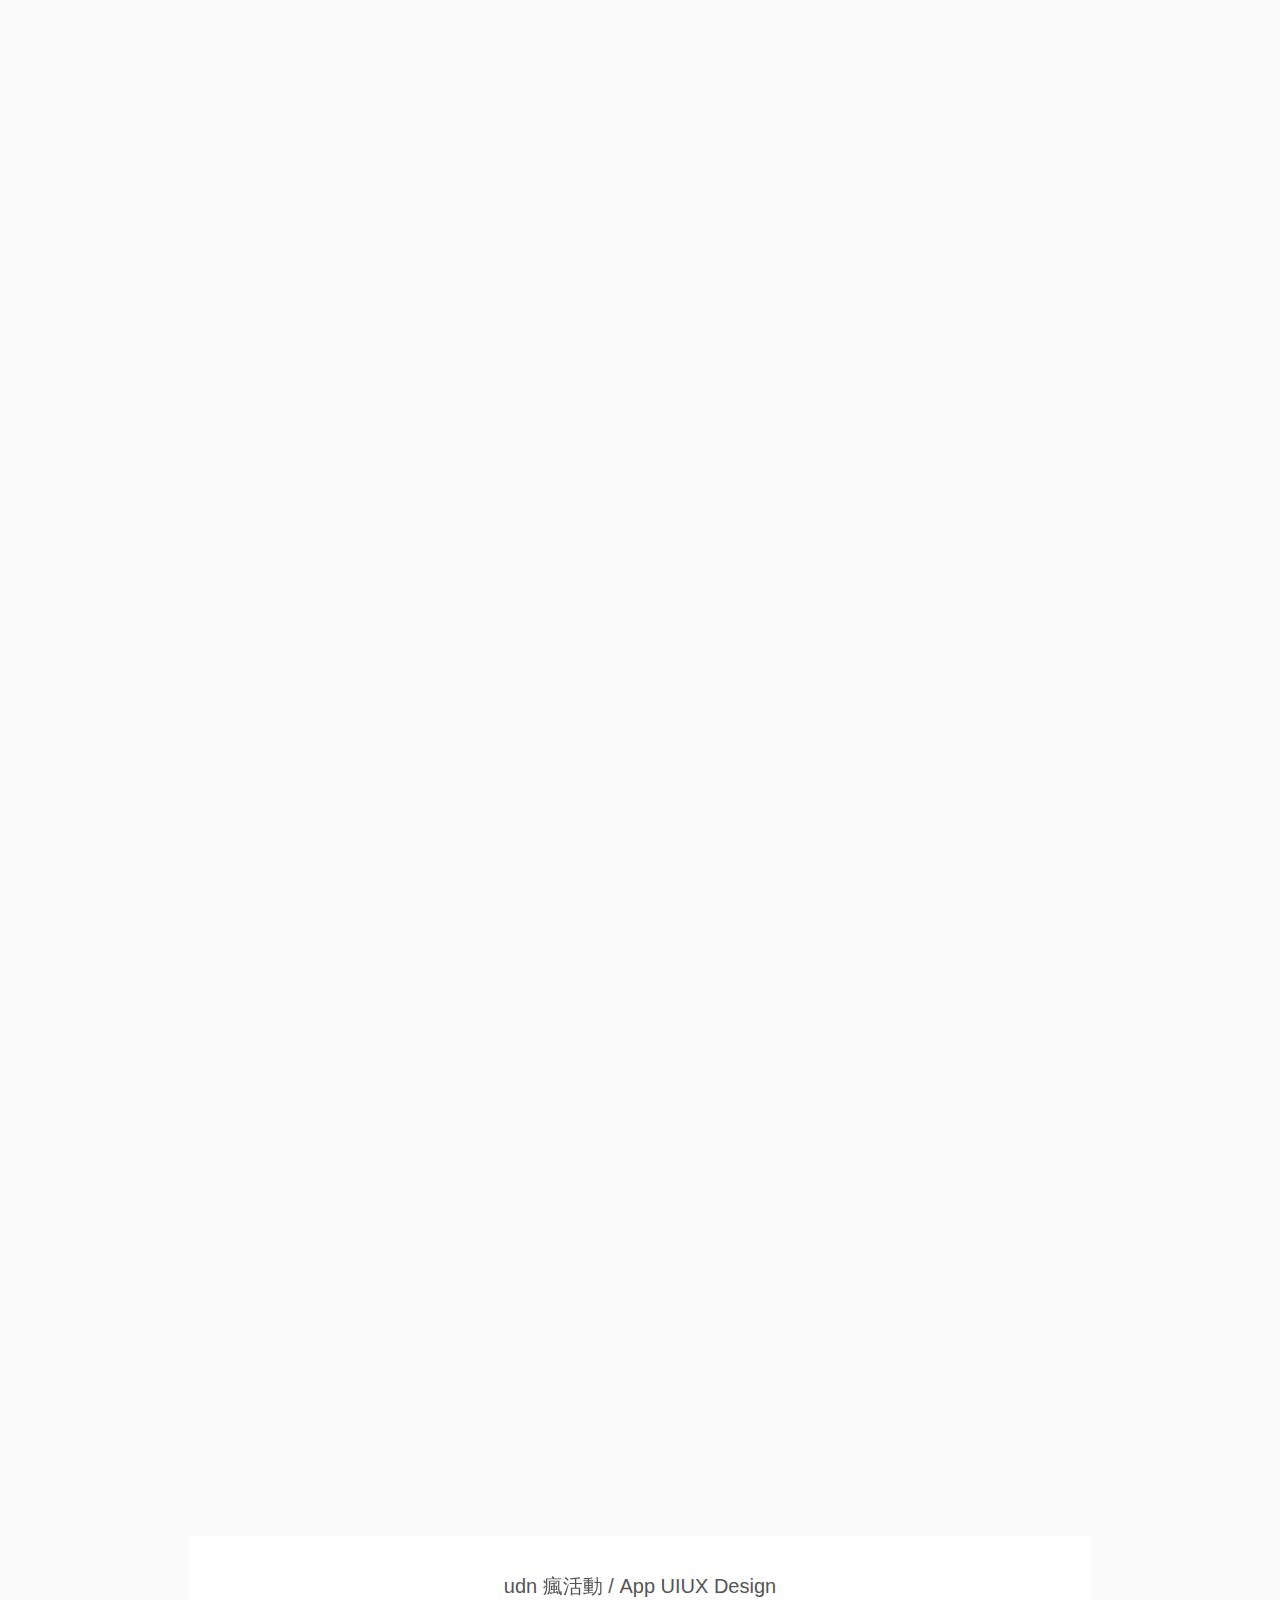
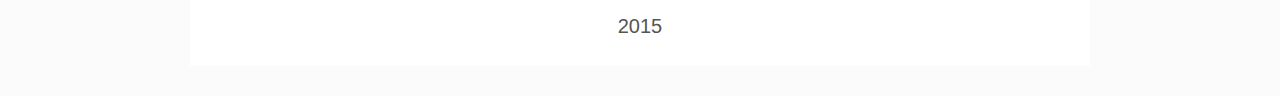
<file: uevent.html>
<html lang="zh-Hant">
<head>
<meta charset="utf-8">
<meta name="format-detection" content="telephone=no">
<meta name="viewport" content="width=device-width, initial-scale=1,user-scalable=no,maximum-scale=1" />
<title>Hsuan</title>
<link href="css/shopping.css" rel="stylesheet" type="text/css">
<link rel="stylesheet" type="text/css" href="css/animate.css" />
<script src="js/wow.min.js"></script>
              <script>
              new WOW().init();
              </script>
</head>

<body>


<div class="back">
<a href="index.html"><img src="img/close.png" width="50%"></a>
</div>

<div class="main">

<div class="appicon">
	<img src="img/uevent/uevent.png" width="100%">
	<p>udn 瘋活動</p>
</div>

<div class="sticker">
<a href="https://play.google.com/store/apps/details?id=com.udn.uevent&hl=zh_TW" target="_blank"><img src="img/google-play-badge.png" width="100%"></a>
<a href="https://itunes.apple.com/tw/app/udn%E7%98%8B%E6%B4%BB%E5%8B%95/id1047509738?mt=8" target="_blank"><img src="img/App_Store.png" width="100%"></a>
</div>

</div>

<div class="pic wow fadeIn" data-wow-duration="2s">
<img src="img/uevent/u_01.png" width="100%">	
</div>

<div class="pic wow fadeIn" data-wow-duration="2s">
<img src="img/uevent/u_02.png" width="100%">	
</div>

<div class="pic wow fadeIn" data-wow-duration="2s">
<img src="img/uevent/u_03.png" width="100%">	
</div>

<div class="pic wow fadeIn" data-wow-duration="2s">
<img src="img/uevent/u_04.png" width="100%">	
</div>

<div class="pic wow fadeIn" data-wow-duration="2s">
<img src="img/uevent/u_05.png" width="100%">	
</div>


<div class="footer">
<p>udn 瘋活動 / App UIUX Design<br>2015</p>

</div>

</body>
</html>
</file>
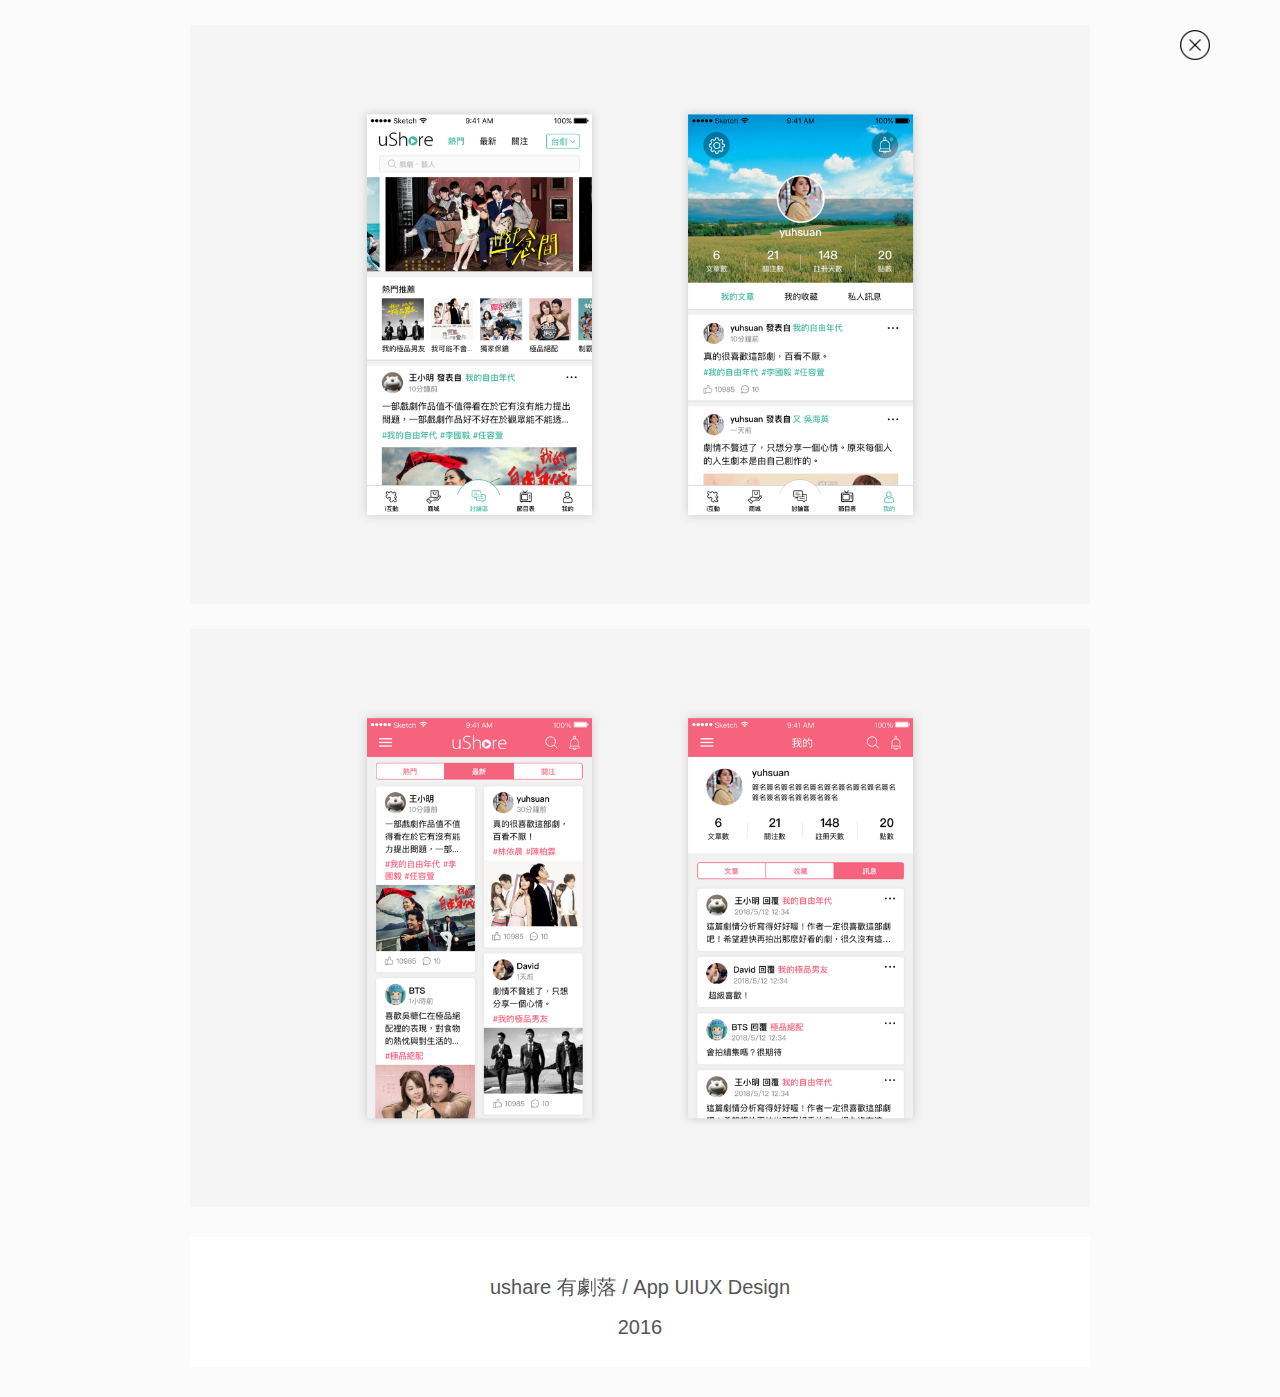
<file: ushare.html>
<html lang="zh-Hant">
<head>
<meta charset="utf-8">
<meta name="format-detection" content="telephone=no">
<meta name="viewport" content="width=device-width, initial-scale=1,user-scalable=no,maximum-scale=1" />
<title>Hsuan</title>
<link href="css/shopping.css" rel="stylesheet" type="text/css">
<link rel="stylesheet" type="text/css" href="css/animate.css" />
<script src="js/wow.min.js"></script>
              <script>
              new WOW().init();
              </script>
</head>

<body>


<div class="back">
<a href="index.html"><img src="img/close.png" width="50%"></a>
</div>

<div class="pic wow fadeIn" data-wow-duration="2s">
<img src="img/ushare/h_01.png" width="100%">	
</div>

<div class="pic wow fadeIn" data-wow-duration="2s">
<img src="img/ushare/h_02.png" width="100%">	
</div>



<div class="footer">
<p>ushare 有劇落 / App UIUX Design<br>2016</p>

</div>

</body>
</html>
</file>
<file: css/style.css>
@charset "utf-8";
/* CSS Document */
html{ 
	margin: 0; 
	padding: 0
}
body{	
	font-family: Arial, "文泉驛正黑", "WenQuanYi Zen Hei", "儷黑 Pro", "LiHei Pro", "微軟正黑體", "Microsoft JhengHei", "標楷體", DFKai-SB, sans-serif;
	margin: 0;	
	padding: 0;
}
hr{ 
	width: 80%; 
	border: 0.1em dashed #DDDDDD ;
}
h1{	
	color:#000;	
	font-size: 22px; 
	line-height: 1;
	font-weight: normal; 
}		
h3{ 
	line-height:0.8;
	font-size: 16px;
}
p{
	font-size: 16px;
	color:#858585;
}
a{
	text-decoration: none;
	color: #B7B7B7;
}
header{
	width: 80%;
	margin: 0 auto;
	height:150px;
	background-color: #ffffff;
}
.name{
	float: left;
	line-height:150px;
}
.name img{
	width: 50px;
	border-radius: 50%;
	margin-right: 15px;
	vertical-align: middle;	
}
.name a{
	color: black;
	font-size: 18px;
	font-weight: bold; 
}
.nav{
	float: right;
	text-align: center;
}
.nav1, .nav2, .nav3{
	width:90px;
	float:left;
	line-height:150px;	
}
#contain{ 
	width:100%; 
	margin: 0 auto; 
	float: right; 
	padding: 0 10% ; 
	box-sizing: border-box; 
}
.sidenav {
	height: 100%;
	width: 0;
	position: fixed;
	z-index: 1;
	top: 0;
	right: 0;
	background-color: rgb(255, 255, 255);
	overflow-x: hidden;
	transition: 0.5s;
	padding: 120px 0 0 40px;
} 
.sidenav a {
	height: 60px;
	text-decoration: none;
	font-size: 18px;
	display: block;
	transition: 0.3s;
} 
.sidenav .closebtn {
	position: absolute;
	top: 0;
	right: 50px;
	font-size: 44px;
	color: black;
    line-height: 150px;
}
@media screen and (min-width: 1280px) {
.box{
	width:48%; 
	float:left; 
	box-sizing: border-box;
	position: relative;
	margin: 8px;
}
.row{
	width: 80%;
	margin: 0 auto;
}
.on{
	width: 100%;
	height: 100%;
	font-size: 24px;
	position: absolute;
	opacity: 0;
	transition: all 200ms ease-in-out;
	top: 0;
	left: 0;
	background: rgba(251,251,251,0.8);
	display: block;
	text-align: center;
	padding: 25% 0 0 0;
	box-sizing: border-box;
  } 
.on:hover {
	opacity: 1;
}
#menu{
	display: none;
}
}
@media screen and (max-width: 1279px) and (min-width: 980px){	
.box{ 
	width:47%; 
	float:left; 
	box-sizing: border-box;
	position: relative;
	margin: 8px;
}
.row{
	width: 100%;
	margin: 0 auto;
}
.on{
	width: 100%;
	height: 100%;
	font-size: 24px;
	position: absolute;
	opacity: 0;
	transition: all 200ms ease-in-out;
	top: 0;
	left: 0;
	background: rgba(251,251,251,0.8);
	display: block;
	text-align: center;
	vertical-align: middle;
	padding: 25% 0 0 0;
	box-sizing: border-box;
  } 
.on:hover {
	opacity: 1;
}
#menu{
	display: none;
}
}
@media screen and (max-width: 979px) and (min-width: 769px){
.box{ 
	width:47%; 
	float:left; 
	box-sizing: border-box;
	position: relative;
	margin: 8px;
}
.row{
	width: 100%;
	margin: 0 auto;
}
.on{
	width: 100%;
	height: 100%;
	font-size: 24px;
	position: absolute;
	opacity: 0;
	transition: all 200ms ease-in-out;
	top: 0;
	left: 0;
	background: rgba(251,251,251,0.8);
	display: block;
	text-align: center;
	vertical-align: middle;
	padding: 25% 0 0 0;
	box-sizing: border-box;
  }
.on:hover {
	opacity: 1;
}
#menu{
	display: none;
}
}		
@media screen and (max-width: 768px) and (min-width: 550px){
header{
	width: 85%;
	margin: 0 auto;
	height:150px;
	background-color: #ffffff;
}

.box{ 
	width:100%; 
	float:left; 
	padding: 1%  ; 
	box-sizing: border-box; 
}
.row{
	width: 100%;
	margin: 0 auto;
}

.on:hover {
	display: none;
}
#menu{
    right: 50px;
    position: absolute;
    line-height: 150px;
}
.nav{
	display: none;
}
}	
@media screen and (max-width: 549px) and (min-width: 1px){
.box{ 
	width:100%; 
	float:left; 
	padding: 1%  ; 
	box-sizing: border-box; 
}
.row{
	width: 100%;
	margin: 0 auto;
}
.on:hover {
	display: none;
}
#menu{
    right: 50px;
    position: absolute;
    line-height: 150px;
}
.nav{
	display: none;
}
}
</file>
<file: css/shopping.css>
@charset "utf-8";
body{	
	font-family: Arial, "文泉驛正黑", "WenQuanYi Zen Hei", "儷黑 Pro", "LiHei Pro", "微軟正黑體", "Microsoft JhengHei", "標楷體", DFKai-SB, sans-serif;
	margin: 0;	
	padding: 0;
	background-color: rgba(251, 251, 251, 1);
}
	
p{	
	margin: 0;	
	padding: 0;
	font-size: 20px;
	line-height: 2;
	color: #555555;
}


.pic{ 
	width: 90%;
	max-width: 900px;
	margin: 25px auto 0 auto;
}

.sticker{ 
	width: 350px;
	margin: 20px auto 0 auto;
}

.sticker img{
	width: 50%;
	float: left;
	padding: 5px;
	box-sizing: border-box;
}
	
.appicon{ 
	width: 150px;
	padding: 0 ;
	margin: 0 auto;
	text-align: center;;
}

.footer{
	width: 90%;
	max-width: 900px;
	height: 130px;
	background-color: white;
	margin: 30px auto;
	padding: 30px;
	box-sizing: border-box;
	text-align: center;
}


@media screen and (min-width: 1280px) {
	
.main{ 
	width: 60%; 
	margin: 0 auto;
	padding: 100px  0;
	box-sizing: border-box;
}

.back{ 
	width: 60px;
	position: fixed;
	top: 30px;
	right: 40px;
	z-index: 1;
}

}

@media screen and (max-width: 1279px) and (min-width: 980px){
	
.main{ 
	width: 60%; 
	margin: 0 auto;
	padding: 80px  0;
	box-sizing: border-box;
}	

.back{ 
	width: 60px;
	position: fixed;
	top: 30px;
	right: 40px;
	z-index: 1;
}

}	

@media screen and (max-width: 979px) and (min-width: 736px){

.main{ 
	width: 60%; 
	margin: 0 auto;
	padding: 80px  0;
	box-sizing: border-box;
}

.back{ 
	width: 60px;
	position: fixed;
	top: 30px;
	right: 40px;
	z-index: 1;
}	
	
}	
	
@media screen and (max-width: 735px) and (min-width: 480px){

.main{ 
	width: 60%; 
	margin: 0 auto;
	padding: 80px  0;
	box-sizing: border-box;
}

.back{ 
	width: 60px;
	position: fixed;
	top: 30px;
	right: 40px;
	z-index: 1;
}
	
}	

@media screen and (max-width: 479px) and (min-width: 1px){
	
.sticker{ 
	width: 250px;
	margin: 10px auto 0 auto;
}

.sticker img{
	width: 50%;
	float: left;
	padding: 5px;
	box-sizing: border-box;
}
	
.appicon{ 
	width: 100px;
	padding: 0 ;
	margin: 0 auto;
}

.main{ 
	width: 60%; 
	margin: 0 auto;
	padding: 50px  0;
	box-sizing: border-box;
}

.back{ 
	width: 60px;
	position: fixed;
	top: 30px;
	right: 10px;
	z-index: 1;
}	
	
}
</file>
